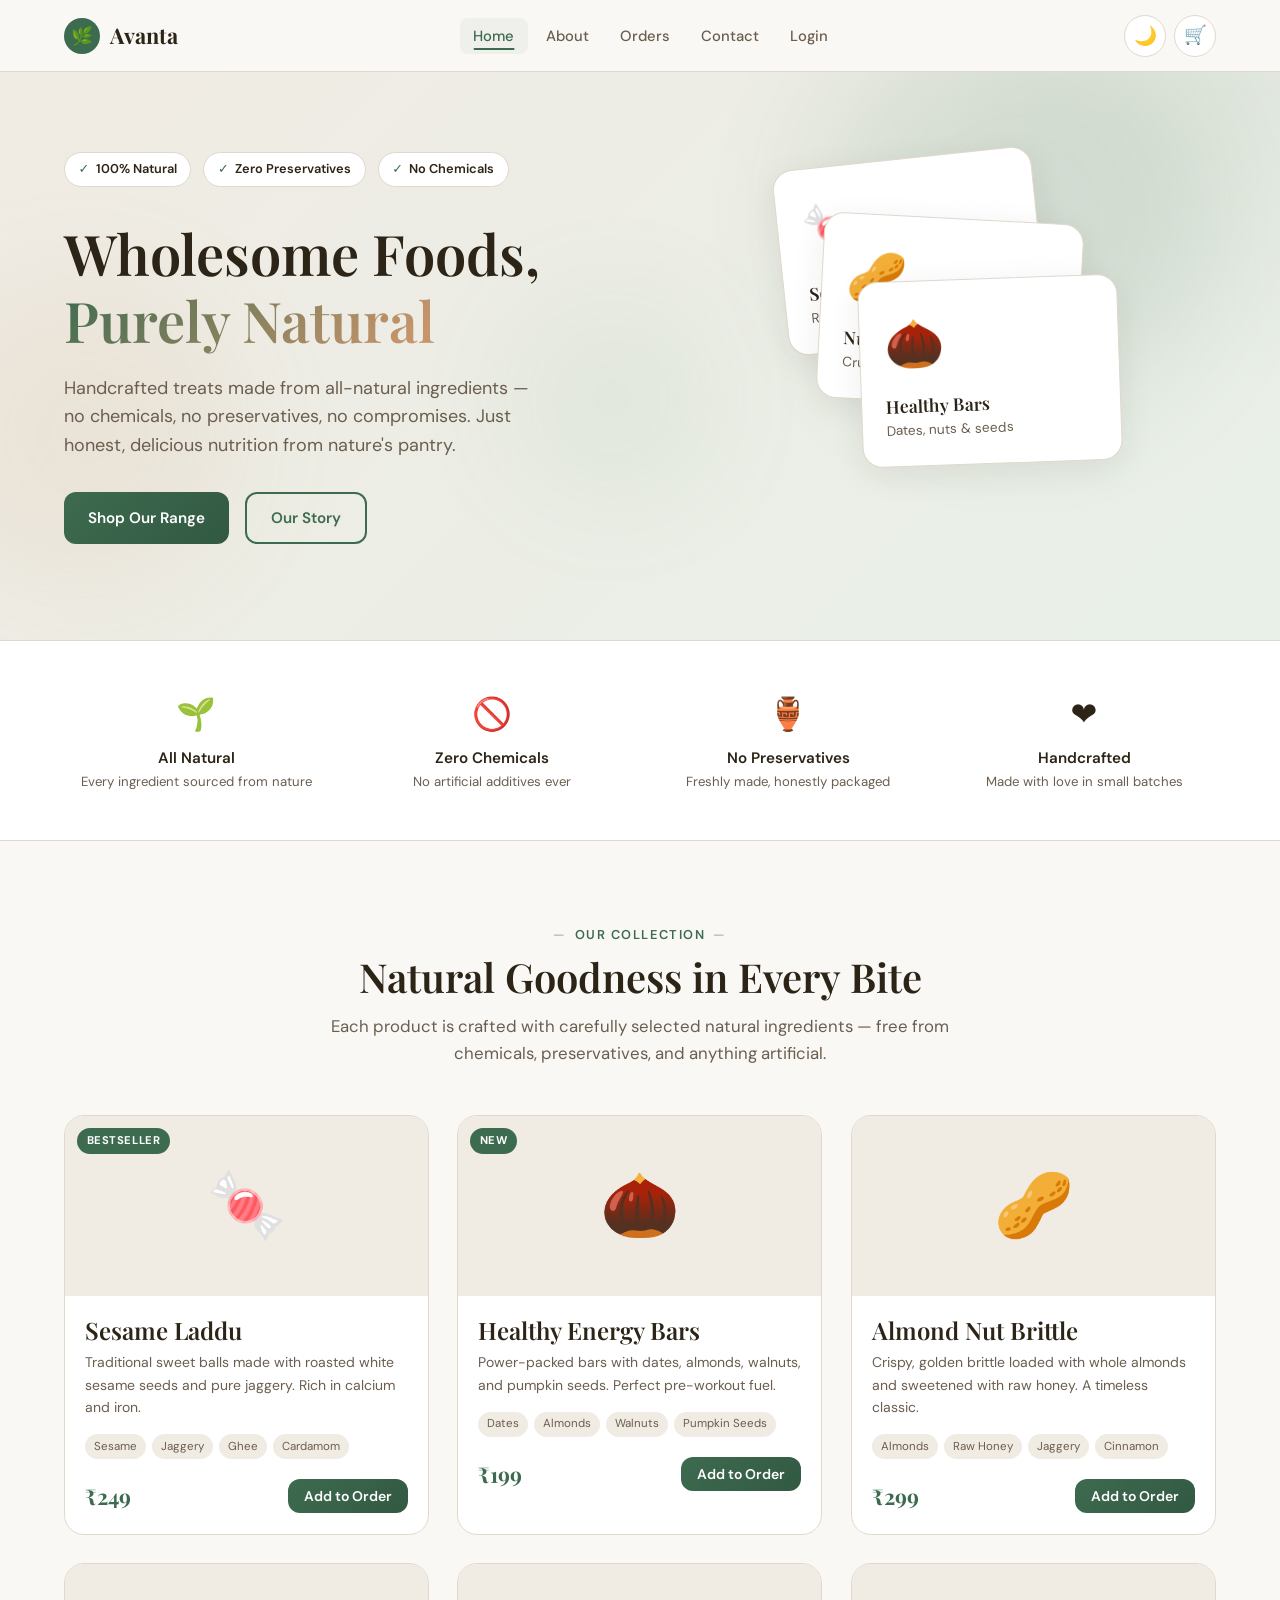
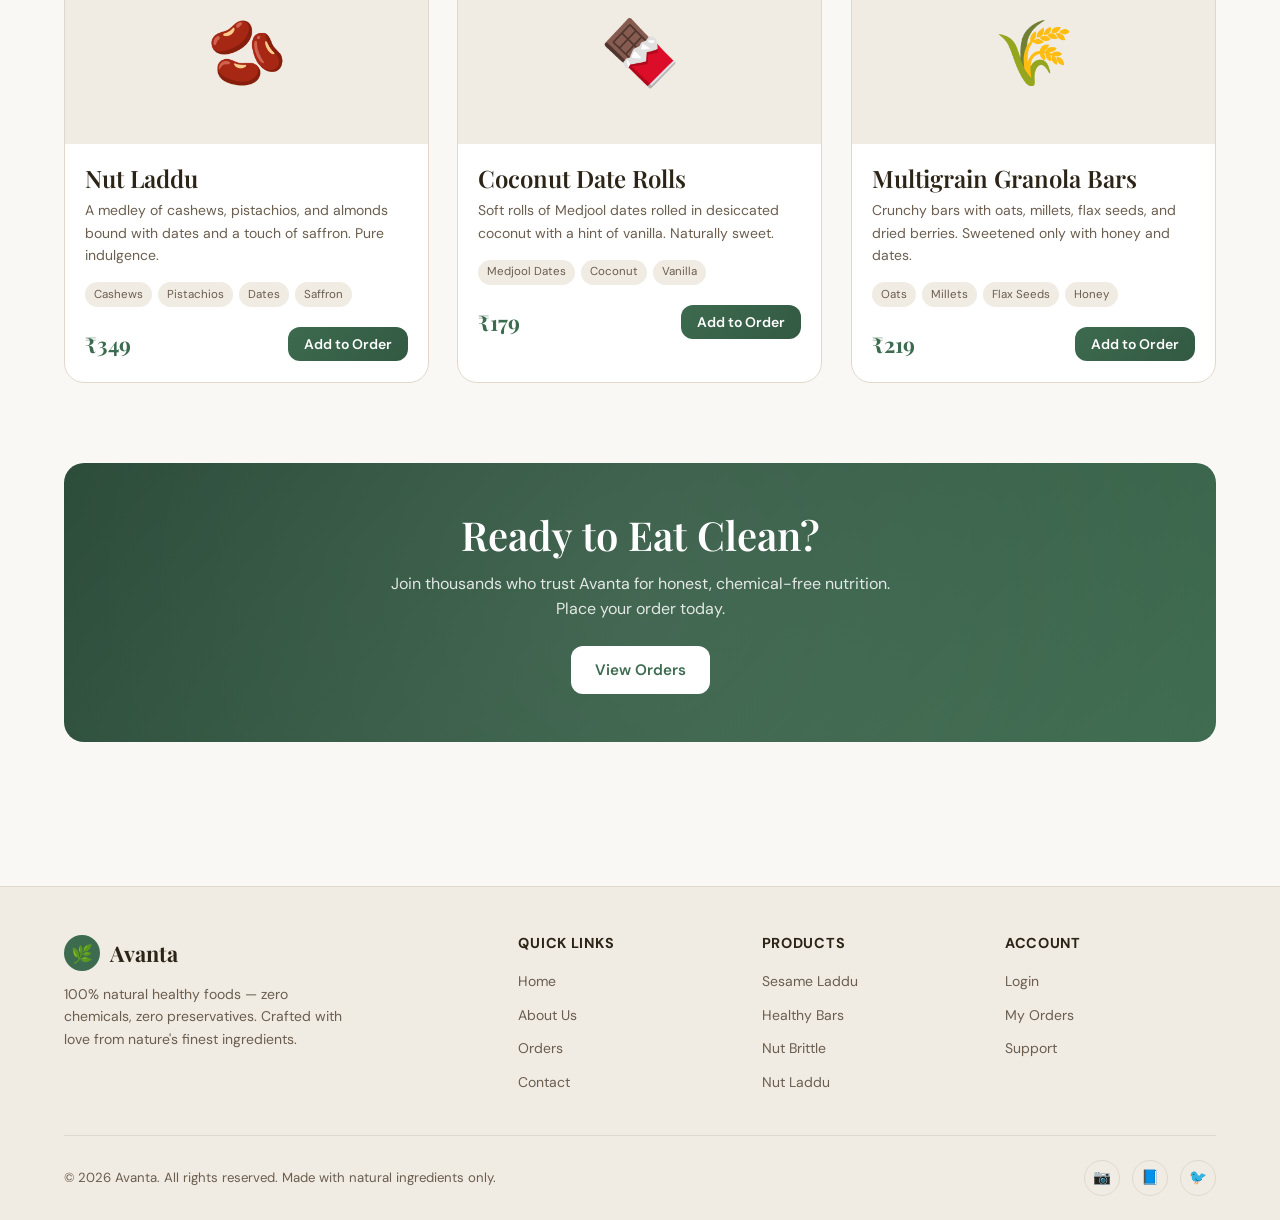
<file: index.html>
<!DOCTYPE html>
<html lang="en">
<head>
  <meta charset="UTF-8">
  <meta name="viewport" content="width=device-width, initial-scale=1.0">
  <meta name="description" content="Avanta – 100% natural healthy foods with zero chemicals, preservatives, or artificial ingredients. Sesame laddu, nut brittle, healthy bars & more.">
  <title>Avanta – Natural Healthy Foods</title>
  <link rel="preconnect" href="https://fonts.googleapis.com">
  <link rel="preconnect" href="https://fonts.gstatic.com" crossorigin>
  <link href="https://fonts.googleapis.com/css2?family=DM+Sans:ital,opsz,wght@0,9..40,400;0,9..40,500;0,9..40,600;0,9..40,700;1,9..40,400&family=Playfair+Display:wght@600;700&display=swap" rel="stylesheet">
  <link rel="stylesheet" href="css/style.css">
  <link rel="stylesheet" href="css/effects.css">
  <script src="js/theme.js"></script>
</head>
<body>

  <!-- Fixed Navbar -->
  <nav class="navbar" role="navigation" aria-label="Main navigation">
    <div class="navbar-inner">
      <a href="index.html" class="navbar-brand">
        <span class="brand-icon">🌿</span>
        Avanta
      </a>
      <ul class="navbar-nav">
        <li><a href="index.html" class="nav-link">Home</a></li>
        <li><a href="about.html" class="nav-link">About</a></li>
        <li><a href="orders.html" class="nav-link">Orders</a></li>
        <li><a href="contact.html" class="nav-link">Contact</a></li>
        <li><a href="login.html" class="nav-link">Login</a></li>
      </ul>
      <div class="navbar-actions">
        <button class="theme-toggle" aria-label="Toggle theme">🌙</button>
        <a href="cart.html" class="cart-btn" id="cart-nav-btn" aria-label="View cart">
          🛒
          <span class="cart-badge" id="cart-badge">0</span>
        </a>
        <button class="mobile-menu-btn" aria-label="Open menu" aria-expanded="false">☰</button>
      </div>
    </div>
  </nav>

  <!-- Hero -->
  <section class="hero">
    <div class="hero-blob hero-blob-1"></div>
    <div class="hero-blob hero-blob-2"></div>
    <div class="hero-blob hero-blob-3"></div>
    <div class="container hero-grid">
      <div class="hero-content">
        <div class="hero-badges">
          <span class="badge"><span class="badge-icon">✓</span> 100% Natural</span>
          <span class="badge"><span class="badge-icon">✓</span> Zero Preservatives</span>
          <span class="badge"><span class="badge-icon">✓</span> No Chemicals</span>
        </div>
        <h1>Wholesome Foods, <span>Purely Natural</span></h1>
        <p>Handcrafted treats made from all-natural ingredients — no chemicals, no preservatives, no compromises. Just honest, delicious nutrition from nature's pantry.</p>
        <div class="hero-actions">
          <a href="#products" class="btn btn-primary">Shop Our Range</a>
          <a href="about.html" class="btn btn-outline">Our Story</a>
        </div>
      </div>
      <div class="hero-visual">
        <div class="hero-card-stack">
          <div class="hero-product-card">
            <div class="product-emoji">🍬</div>
            <h3>Sesame Laddu</h3>
            <p>Roasted sesame & jaggery</p>
          </div>
          <div class="hero-product-card">
            <div class="product-emoji">🥜</div>
            <h3>Nut Brittle</h3>
            <p>Crunchy almond & honey</p>
          </div>
          <div class="hero-product-card">
            <div class="product-emoji">🌰</div>
            <h3>Healthy Bars</h3>
            <p>Dates, nuts & seeds</p>
          </div>
        </div>
      </div>
    </div>
  </section>

  <!-- Features Strip -->
  <div class="features-strip">
    <div class="container features-grid">
      <div class="feature-item">
        <div class="feature-icon">🌱</div>
        <h4>All Natural</h4>
        <p>Every ingredient sourced from nature</p>
      </div>
      <div class="feature-item">
        <div class="feature-icon">🚫</div>
        <h4>Zero Chemicals</h4>
        <p>No artificial additives ever</p>
      </div>
      <div class="feature-item">
        <div class="feature-icon">🏺</div>
        <h4>No Preservatives</h4>
        <p>Freshly made, honestly packaged</p>
      </div>
      <div class="feature-item">
        <div class="feature-icon">❤️</div>
        <h4>Handcrafted</h4>
        <p>Made with love in small batches</p>
      </div>
    </div>
  </div>

  <!-- Products -->
  <section class="section" id="products">
    <div class="container">
      <div class="section-header">
        <span class="section-label">Our Collection</span>
        <h2>Natural Goodness in Every Bite</h2>
        <p>Each product is crafted with carefully selected natural ingredients — free from chemicals, preservatives, and anything artificial.</p>
      </div>
      <div class="products-grid">

        <article class="product-card">
          <div class="product-image">
            <span class="product-tag">Bestseller</span>
            🍬
          </div>
          <div class="product-body">
            <h3>Sesame Laddu</h3>
            <p>Traditional sweet balls made with roasted white sesame seeds and pure jaggery. Rich in calcium and iron.</p>
            <div class="product-ingredients">
              <span class="ingredient-tag">Sesame</span>
              <span class="ingredient-tag">Jaggery</span>
              <span class="ingredient-tag">Ghee</span>
              <span class="ingredient-tag">Cardamom</span>
            </div>
            <div class="product-footer">
              <span class="product-price">₹249</span>
              <button class="btn btn-primary btn-sm" data-add-cart="Sesame Laddu">Add to Order</button>
            </div>
          </div>
        </article>

        <article class="product-card">
          <div class="product-image">
            <span class="product-tag">New</span>
            🌰
          </div>
          <div class="product-body">
            <h3>Healthy Energy Bars</h3>
            <p>Power-packed bars with dates, almonds, walnuts, and pumpkin seeds. Perfect pre-workout fuel.</p>
            <div class="product-ingredients">
              <span class="ingredient-tag">Dates</span>
              <span class="ingredient-tag">Almonds</span>
              <span class="ingredient-tag">Walnuts</span>
              <span class="ingredient-tag">Pumpkin Seeds</span>
            </div>
            <div class="product-footer">
              <span class="product-price">₹199</span>
              <button class="btn btn-primary btn-sm" data-add-cart="Healthy Energy Bars">Add to Order</button>
            </div>
          </div>
        </article>

        <article class="product-card">
          <div class="product-image">🥜</div>
          <div class="product-body">
            <h3>Almond Nut Brittle</h3>
            <p>Crispy, golden brittle loaded with whole almonds and sweetened with raw honey. A timeless classic.</p>
            <div class="product-ingredients">
              <span class="ingredient-tag">Almonds</span>
              <span class="ingredient-tag">Raw Honey</span>
              <span class="ingredient-tag">Jaggery</span>
              <span class="ingredient-tag">Cinnamon</span>
            </div>
            <div class="product-footer">
              <span class="product-price">₹299</span>
              <button class="btn btn-primary btn-sm" data-add-cart="Almond Nut Brittle">Add to Order</button>
            </div>
          </div>
        </article>

        <article class="product-card">
          <div class="product-image">🫘</div>
          <div class="product-body">
            <h3>Nut Laddu</h3>
            <p>A medley of cashews, pistachios, and almonds bound with dates and a touch of saffron. Pure indulgence.</p>
            <div class="product-ingredients">
              <span class="ingredient-tag">Cashews</span>
              <span class="ingredient-tag">Pistachios</span>
              <span class="ingredient-tag">Dates</span>
              <span class="ingredient-tag">Saffron</span>
            </div>
            <div class="product-footer">
              <span class="product-price">₹349</span>
              <button class="btn btn-primary btn-sm" data-add-cart="Nut Laddu">Add to Order</button>
            </div>
          </div>
        </article>

        <article class="product-card">
          <div class="product-image">🍫</div>
          <div class="product-body">
            <h3>Coconut Date Rolls</h3>
            <p>Soft rolls of Medjool dates rolled in desiccated coconut with a hint of vanilla. Naturally sweet.</p>
            <div class="product-ingredients">
              <span class="ingredient-tag">Medjool Dates</span>
              <span class="ingredient-tag">Coconut</span>
              <span class="ingredient-tag">Vanilla</span>
            </div>
            <div class="product-footer">
              <span class="product-price">₹179</span>
              <button class="btn btn-primary btn-sm" data-add-cart="Coconut Date Rolls">Add to Order</button>
            </div>
          </div>
        </article>

        <article class="product-card">
          <div class="product-image">🌾</div>
          <div class="product-body">
            <h3>Multigrain Granola Bars</h3>
            <p>Crunchy bars with oats, millets, flax seeds, and dried berries. Sweetened only with honey and dates.</p>
            <div class="product-ingredients">
              <span class="ingredient-tag">Oats</span>
              <span class="ingredient-tag">Millets</span>
              <span class="ingredient-tag">Flax Seeds</span>
              <span class="ingredient-tag">Honey</span>
            </div>
            <div class="product-footer">
              <span class="product-price">₹219</span>
              <button class="btn btn-primary btn-sm" data-add-cart="Multigrain Granola Bars">Add to Order</button>
            </div>
          </div>
        </article>

      </div>
    </div>
  </section>

  <!-- CTA -->
  <section class="section" style="padding-top: 0;">
    <div class="cta-banner">
      <h2>Ready to Eat Clean?</h2>
      <p>Join thousands who trust Avanta for honest, chemical-free nutrition. Place your order today.</p>
      <a href="orders.html" class="btn">View Orders</a>
    </div>
  </section>

  <!-- Footer -->
  <footer class="footer">
    <div class="container">
      <div class="footer-grid">
        <div class="footer-brand">
          <a href="index.html" class="navbar-brand">
            <span class="brand-icon">🌿</span>
            Avanta
          </a>
          <p>100% natural healthy foods — zero chemicals, zero preservatives. Crafted with love from nature's finest ingredients.</p>
        </div>
        <div class="footer-col">
          <h4>Quick Links</h4>
          <ul>
            <li><a href="index.html">Home</a></li>
            <li><a href="about.html">About Us</a></li>
            <li><a href="orders.html">Orders</a></li>
            <li><a href="contact.html">Contact</a></li>
          </ul>
        </div>
        <div class="footer-col">
          <h4>Products</h4>
          <ul>
            <li><a href="#products">Sesame Laddu</a></li>
            <li><a href="#products">Healthy Bars</a></li>
            <li><a href="#products">Nut Brittle</a></li>
            <li><a href="#products">Nut Laddu</a></li>
          </ul>
        </div>
        <div class="footer-col">
          <h4>Account</h4>
          <ul>
            <li><a href="login.html">Login</a></li>
            <li><a href="orders.html">My Orders</a></li>
            <li><a href="contact.html">Support</a></li>
          </ul>
        </div>
      </div>
      <div class="footer-bottom">
        <p>&copy; 2026 Avanta. All rights reserved. Made with natural ingredients only.</p>
        <div class="footer-social">
          <a href="#" aria-label="Instagram">📷</a>
          <a href="#" aria-label="Facebook">📘</a>
          <a href="#" aria-label="Twitter">🐦</a>
        </div>
      </div>
    </div>
  </footer>

  <script src="js/main.js"></script>
  <script src="js/effects.js"></script>
</body>
</html>
</file>
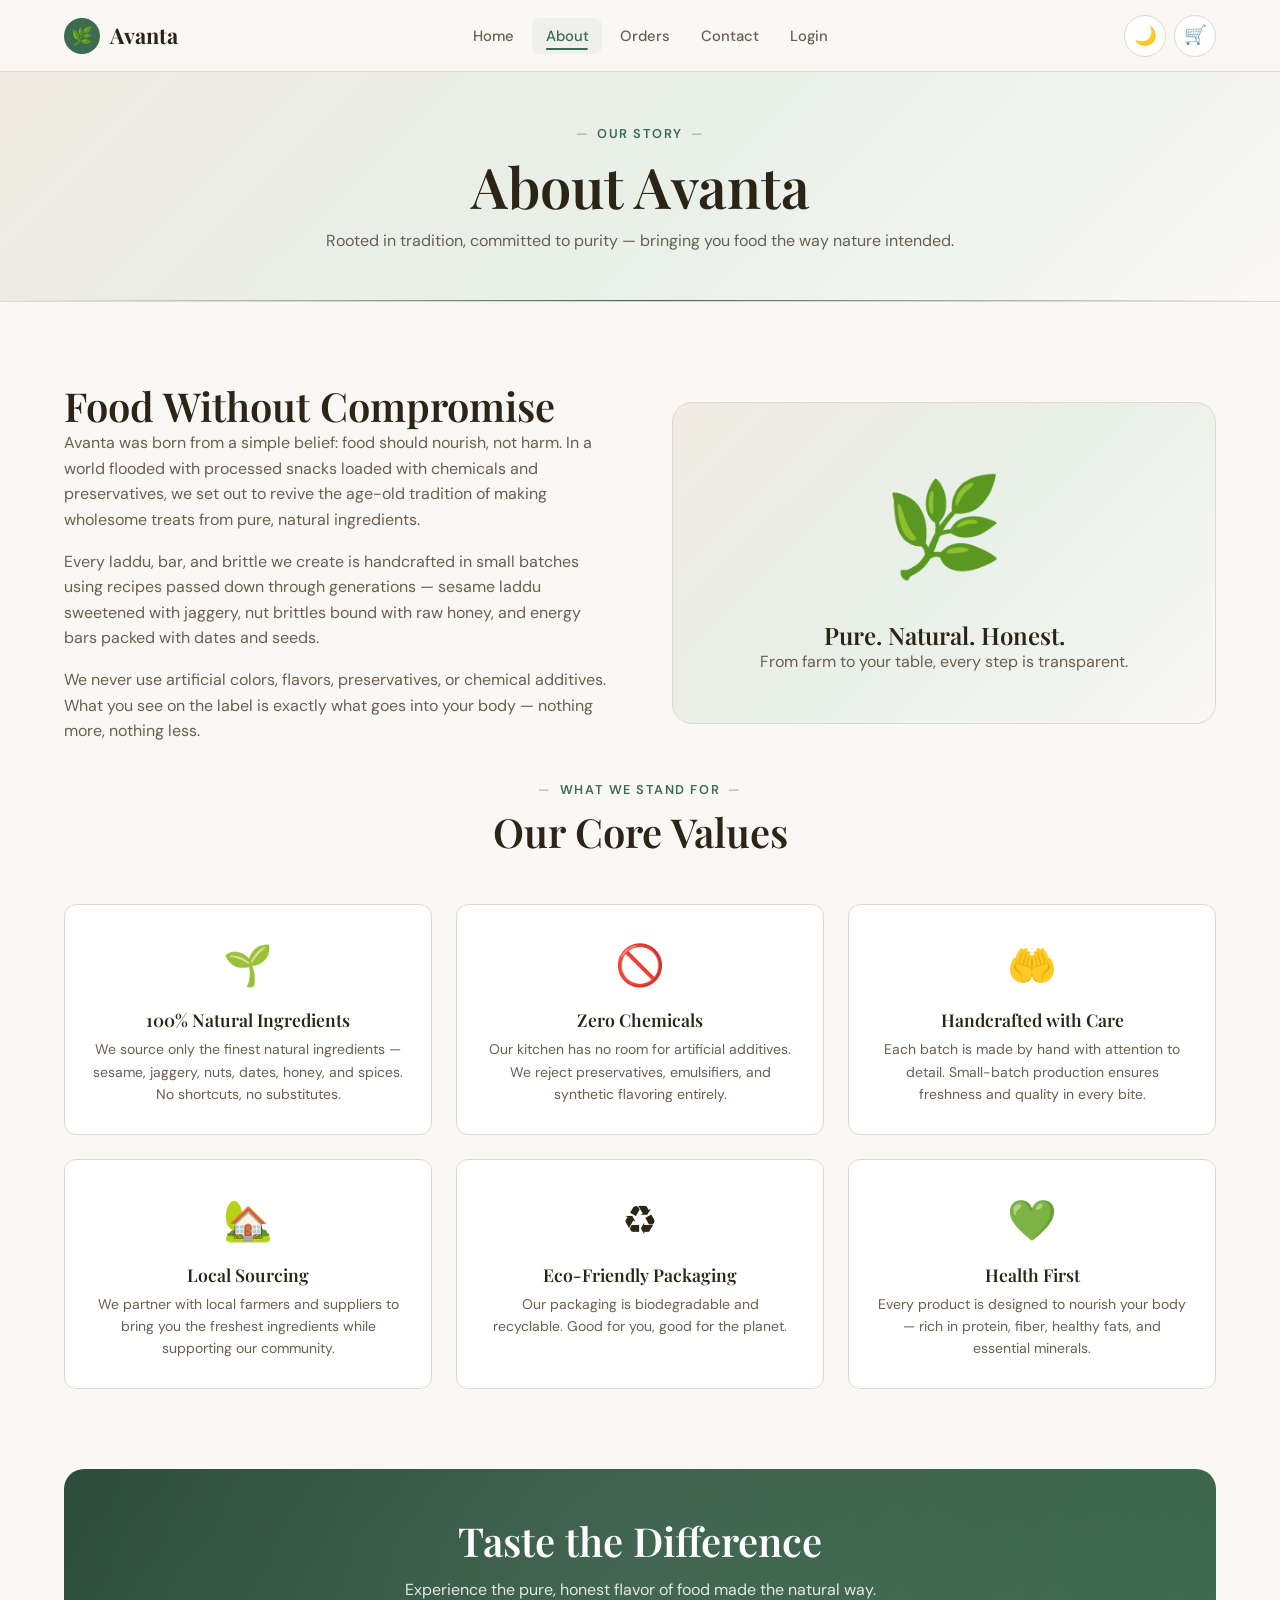
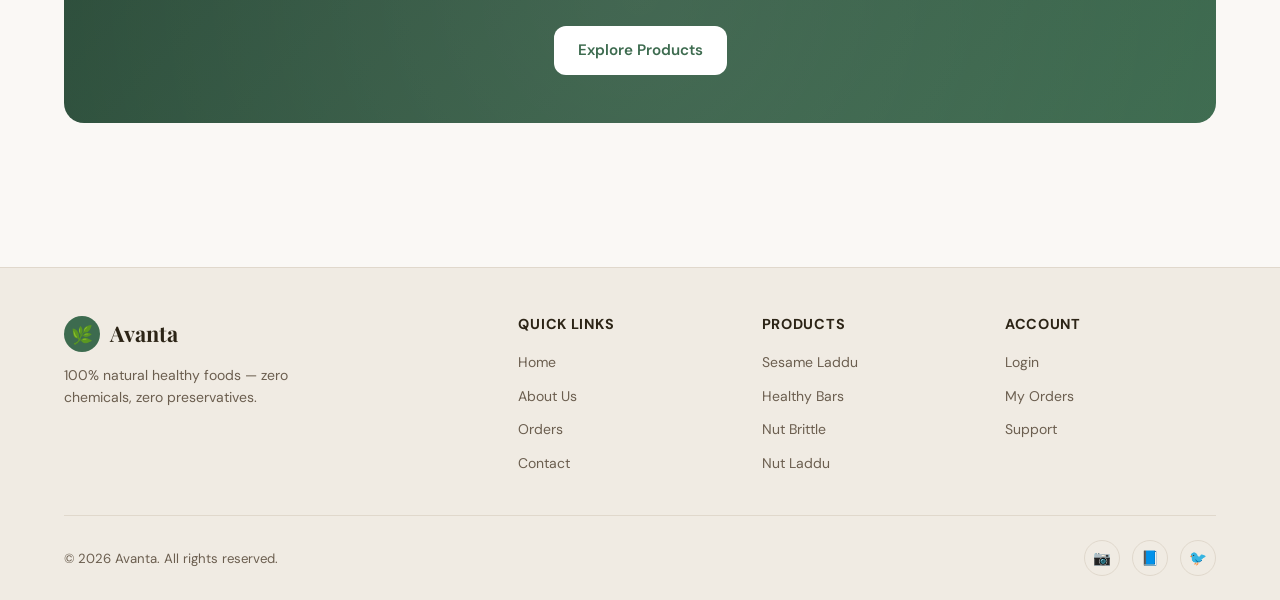
<file: about.html>
<!DOCTYPE html>
<html lang="en">
<head>
  <meta charset="UTF-8">
  <meta name="viewport" content="width=device-width, initial-scale=1.0">
  <meta name="description" content="Learn about Avanta – our mission to deliver 100% natural, chemical-free healthy foods.">
  <title>About Us – Avanta</title>
  <link rel="preconnect" href="https://fonts.googleapis.com">
  <link rel="preconnect" href="https://fonts.gstatic.com" crossorigin>
  <link href="https://fonts.googleapis.com/css2?family=DM+Sans:ital,opsz,wght@0,9..40,400;0,9..40,500;0,9..40,600;0,9..40,700;1,9..40,400&family=Playfair+Display:wght@600;700&display=swap" rel="stylesheet">
  <link rel="stylesheet" href="css/style.css">
  <link rel="stylesheet" href="css/effects.css">
  <script src="js/theme.js"></script>
</head>
<body>

  <nav class="navbar" role="navigation" aria-label="Main navigation">
    <div class="navbar-inner">
      <a href="index.html" class="navbar-brand">
        <span class="brand-icon">🌿</span>
        Avanta
      </a>
      <ul class="navbar-nav">
        <li><a href="index.html" class="nav-link">Home</a></li>
        <li><a href="about.html" class="nav-link">About</a></li>
        <li><a href="orders.html" class="nav-link">Orders</a></li>
        <li><a href="contact.html" class="nav-link">Contact</a></li>
        <li><a href="login.html" class="nav-link">Login</a></li>
      </ul>
      <div class="navbar-actions">
        <button class="theme-toggle" aria-label="Toggle theme">🌙</button>
        <a href="cart.html" class="cart-btn" id="cart-nav-btn" aria-label="View cart">
          🛒
          <span class="cart-badge" id="cart-badge">0</span>
        </a>
        <button class="mobile-menu-btn" aria-label="Open menu" aria-expanded="false">☰</button>
      </div>
    </div>
  </nav>

  <div class="page-header">
    <div class="container">
      <span class="section-label">Our Story</span>
      <h1>About Avanta</h1>
      <p>Rooted in tradition, committed to purity — bringing you food the way nature intended.</p>
    </div>
  </div>

  <section class="section">
    <div class="container about-grid">
      <div>
        <h2>Food Without Compromise</h2>
        <p style="margin-bottom: 1rem;">Avanta was born from a simple belief: food should nourish, not harm. In a world flooded with processed snacks loaded with chemicals and preservatives, we set out to revive the age-old tradition of making wholesome treats from pure, natural ingredients.</p>
        <p style="margin-bottom: 1rem;">Every laddu, bar, and brittle we create is handcrafted in small batches using recipes passed down through generations — sesame laddu sweetened with jaggery, nut brittles bound with raw honey, and energy bars packed with dates and seeds.</p>
        <p>We never use artificial colors, flavors, preservatives, or chemical additives. What you see on the label is exactly what goes into your body — nothing more, nothing less.</p>
      </div>
      <div class="about-image-block">
        <div class="about-big-icon">🌿</div>
        <h3>Pure. Natural. Honest.</h3>
        <p>From farm to your table, every step is transparent.</p>
      </div>
    </div>

    <div class="container">
      <div class="section-header" style="margin-top: 2rem;">
        <span class="section-label">What We Stand For</span>
        <h2>Our Core Values</h2>
      </div>
      <div class="values-grid">
        <div class="value-card">
          <div class="value-icon">🌱</div>
          <h3>100% Natural Ingredients</h3>
          <p>We source only the finest natural ingredients — sesame, jaggery, nuts, dates, honey, and spices. No shortcuts, no substitutes.</p>
        </div>
        <div class="value-card">
          <div class="value-icon">🚫</div>
          <h3>Zero Chemicals</h3>
          <p>Our kitchen has no room for artificial additives. We reject preservatives, emulsifiers, and synthetic flavoring entirely.</p>
        </div>
        <div class="value-card">
          <div class="value-icon">🤲</div>
          <h3>Handcrafted with Care</h3>
          <p>Each batch is made by hand with attention to detail. Small-batch production ensures freshness and quality in every bite.</p>
        </div>
        <div class="value-card">
          <div class="value-icon">🏡</div>
          <h3>Local Sourcing</h3>
          <p>We partner with local farmers and suppliers to bring you the freshest ingredients while supporting our community.</p>
        </div>
        <div class="value-card">
          <div class="value-icon">♻️</div>
          <h3>Eco-Friendly Packaging</h3>
          <p>Our packaging is biodegradable and recyclable. Good for you, good for the planet.</p>
        </div>
        <div class="value-card">
          <div class="value-icon">💚</div>
          <h3>Health First</h3>
          <p>Every product is designed to nourish your body — rich in protein, fiber, healthy fats, and essential minerals.</p>
        </div>
      </div>
    </div>
  </section>

  <section class="section" style="padding-top: 0;">
    <div class="cta-banner">
      <h2>Taste the Difference</h2>
      <p>Experience the pure, honest flavor of food made the natural way.</p>
      <a href="index.html#products" class="btn">Explore Products</a>
    </div>
  </section>

  <footer class="footer">
    <div class="container">
      <div class="footer-grid">
        <div class="footer-brand">
          <a href="index.html" class="navbar-brand">
            <span class="brand-icon">🌿</span>
            Avanta
          </a>
          <p>100% natural healthy foods — zero chemicals, zero preservatives.</p>
        </div>
        <div class="footer-col">
          <h4>Quick Links</h4>
          <ul>
            <li><a href="index.html">Home</a></li>
            <li><a href="about.html">About Us</a></li>
            <li><a href="orders.html">Orders</a></li>
            <li><a href="contact.html">Contact</a></li>
          </ul>
        </div>
        <div class="footer-col">
          <h4>Products</h4>
          <ul>
            <li><a href="index.html#products">Sesame Laddu</a></li>
            <li><a href="index.html#products">Healthy Bars</a></li>
            <li><a href="index.html#products">Nut Brittle</a></li>
            <li><a href="index.html#products">Nut Laddu</a></li>
          </ul>
        </div>
        <div class="footer-col">
          <h4>Account</h4>
          <ul>
            <li><a href="login.html">Login</a></li>
            <li><a href="orders.html">My Orders</a></li>
            <li><a href="contact.html">Support</a></li>
          </ul>
        </div>
      </div>
      <div class="footer-bottom">
        <p>&copy; 2026 Avanta. All rights reserved.</p>
        <div class="footer-social">
          <a href="#" aria-label="Instagram">📷</a>
          <a href="#" aria-label="Facebook">📘</a>
          <a href="#" aria-label="Twitter">🐦</a>
        </div>
      </div>
    </div>
  </footer>

  <script src="js/main.js"></script>
  <script src="js/effects.js"></script>
</body>
</html>
</file>
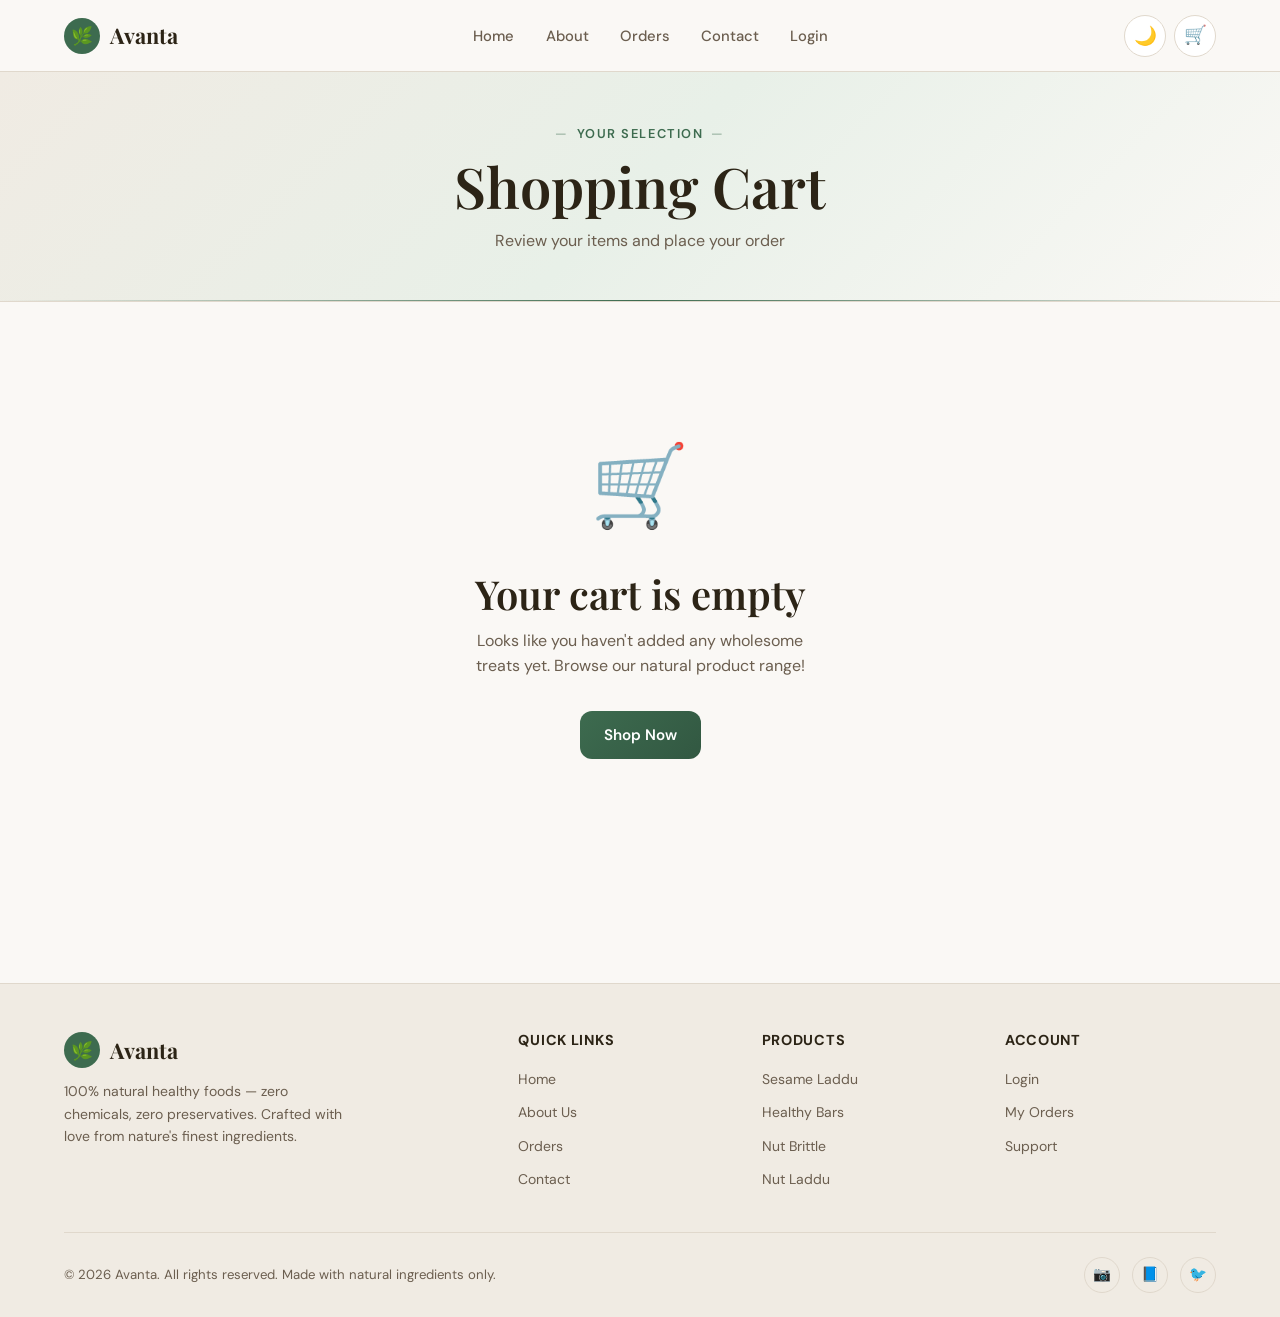
<file: cart.html>
<!DOCTYPE html>
<html lang="en">
<head>
  <meta charset="UTF-8">
  <meta name="viewport" content="width=device-width, initial-scale=1.0">
  <meta name="description" content="Your Avanta shopping cart – review your natural healthy foods before placing an order.">
  <title>Cart – Avanta</title>
  <link rel="preconnect" href="https://fonts.googleapis.com">
  <link rel="preconnect" href="https://fonts.gstatic.com" crossorigin>
  <link href="https://fonts.googleapis.com/css2?family=DM+Sans:ital,opsz,wght@0,9..40,400;0,9..40,500;0,9..40,600;0,9..40,700;1,9..40,400&family=Playfair+Display:wght@600;700&display=swap" rel="stylesheet">
  <link rel="stylesheet" href="css/style.css">
  <link rel="stylesheet" href="css/effects.css">
  <script src="js/theme.js"></script>
  <style>
    /* ===== Cart Page Styles ===== */
    .cart-layout {
      display: grid;
      grid-template-columns: 1fr 360px;
      gap: 2rem;
      align-items: start;
    }

    .cart-items-section {
      display: flex;
      flex-direction: column;
      gap: 1rem;
    }

    .cart-item-card {
      background: var(--color-surface);
      border: 1px solid var(--color-border);
      border-radius: var(--radius);
      padding: 1.25rem 1.5rem;
      display: flex;
      align-items: center;
      gap: 1.25rem;
      transition: all var(--transition);
      animation: slideIn 0.3s ease forwards;
    }

    @keyframes slideIn {
      from { opacity: 0; transform: translateY(8px); }
      to   { opacity: 1; transform: translateY(0); }
    }

    .cart-item-card:hover {
      border-color: var(--color-primary);
      box-shadow: 0 4px 20px var(--color-shadow);
    }

    .cart-item-emoji {
      font-size: 2.5rem;
      width: 60px;
      height: 60px;
      background: var(--color-bg-alt);
      border-radius: var(--radius);
      display: flex;
      align-items: center;
      justify-content: center;
      flex-shrink: 0;
    }

    .cart-item-info {
      flex: 1;
      min-width: 0;
    }

    .cart-item-info h3 {
      font-size: 1rem;
      margin-bottom: 0.2rem;
      white-space: nowrap;
      overflow: hidden;
      text-overflow: ellipsis;
    }

    .cart-item-info p {
      font-size: 0.825rem;
    }

    .cart-item-controls {
      display: flex;
      align-items: center;
      gap: 0.5rem;
      flex-shrink: 0;
    }

    .qty-btn {
      width: 30px;
      height: 30px;
      border: 1px solid var(--color-border);
      border-radius: 6px;
      background: var(--color-bg-alt);
      color: var(--color-text);
      font-size: 1rem;
      cursor: pointer;
      display: flex;
      align-items: center;
      justify-content: center;
      transition: all var(--transition);
      line-height: 1;
    }

    .qty-btn:hover {
      border-color: var(--color-primary);
      background: var(--card-hover);
      color: var(--color-primary);
    }

    .qty-value {
      min-width: 28px;
      text-align: center;
      font-weight: 700;
      font-size: 0.95rem;
    }

    .cart-item-price {
      font-family: var(--font-display);
      font-size: 1.15rem;
      font-weight: 700;
      color: var(--color-primary);
      min-width: 70px;
      text-align: right;
      flex-shrink: 0;
    }

    .remove-btn {
      width: 30px;
      height: 30px;
      border: 1px solid transparent;
      border-radius: 6px;
      background: transparent;
      color: var(--color-text-muted);
      font-size: 0.9rem;
      cursor: pointer;
      display: flex;
      align-items: center;
      justify-content: center;
      transition: all var(--transition);
      flex-shrink: 0;
    }

    .remove-btn:hover {
      border-color: var(--color-error);
      background: rgba(196, 92, 74, 0.08);
      color: var(--color-error);
    }

    /* Summary Card */
    .cart-summary-card {
      background: var(--color-surface);
      border: 1px solid var(--color-border);
      border-radius: var(--radius-lg);
      padding: 1.75rem;
      position: sticky;
      top: calc(var(--navbar-height) + 1.5rem);
    }

    .cart-summary-card h2 {
      font-size: 1.3rem;
      margin-bottom: 1.25rem;
      padding-bottom: 1rem;
      border-bottom: 1px solid var(--color-border);
    }

    .summary-row {
      display: flex;
      justify-content: space-between;
      align-items: center;
      padding: 0.45rem 0;
      font-size: 0.9rem;
    }

    .summary-row span:first-child {
      color: var(--color-text-muted);
    }

    .summary-divider {
      border: none;
      border-top: 1px solid var(--color-border);
      margin: 0.75rem 0;
    }

    .summary-total {
      display: flex;
      justify-content: space-between;
      align-items: center;
      padding: 0.5rem 0;
      font-weight: 700;
      font-size: 1.1rem;
    }

    .summary-total-amount {
      font-family: var(--font-display);
      font-size: 1.4rem;
      color: var(--color-primary);
    }

    .promo-row {
      display: flex;
      gap: 0.5rem;
      margin: 1rem 0;
    }

    .promo-row input {
      flex: 1;
      padding: 0.6rem 0.875rem;
      border: 1px solid var(--color-border);
      border-radius: 8px;
      background: var(--input-bg);
      color: var(--color-text);
      font-family: var(--font-body);
      font-size: 0.875rem;
      transition: border-color var(--transition);
    }

    .promo-row input:focus {
      outline: none;
      border-color: var(--color-primary);
    }

    .promo-row button {
      padding: 0.6rem 1rem;
      border: 1px solid var(--color-primary);
      border-radius: 8px;
      background: transparent;
      color: var(--color-primary);
      font-family: var(--font-body);
      font-size: 0.875rem;
      font-weight: 600;
      cursor: pointer;
      transition: all var(--transition);
      white-space: nowrap;
    }

    .promo-row button:hover {
      background: var(--color-primary);
      color: #fff;
    }

    .checkout-btn {
      width: 100%;
      margin-top: 1rem;
    }

    .cart-guarantees {
      display: flex;
      flex-direction: column;
      gap: 0.5rem;
      margin-top: 1.25rem;
      padding-top: 1.25rem;
      border-top: 1px solid var(--color-border);
    }

    .guarantee-item {
      display: flex;
      align-items: center;
      gap: 0.5rem;
      font-size: 0.8rem;
      color: var(--color-text-muted);
    }

    .guarantee-item span:first-child {
      font-size: 1rem;
    }

    /* Empty Cart */
    .cart-empty {
      grid-column: 1 / -1;
      text-align: center;
      padding: 5rem 2rem;
    }

    .cart-empty-icon {
      font-size: 5rem;
      margin-bottom: 1.25rem;
      display: block;
      animation: float 3s ease-in-out infinite;
    }

    @keyframes float {
      0%, 100% { transform: translateY(0); }
      50%       { transform: translateY(-10px); }
    }

    .cart-empty h2 {
      margin-bottom: 0.6rem;
    }

    .cart-empty p {
      margin-bottom: 2rem;
      max-width: 360px;
      margin-left: auto;
      margin-right: auto;
    }

    /* Responsive */
    @media (max-width: 900px) {
      .cart-layout {
        grid-template-columns: 1fr;
      }
      .cart-summary-card {
        position: static;
      }
    }

    @media (max-width: 480px) {
      .cart-item-card {
        flex-wrap: wrap;
      }
      .cart-item-price {
        text-align: left;
      }
    }
  </style>
</head>
<body>

  <!-- Fixed Navbar -->
  <nav class="navbar" role="navigation" aria-label="Main navigation">
    <div class="navbar-inner">
      <a href="index.html" class="navbar-brand">
        <span class="brand-icon">🌿</span>
        Avanta
      </a>
      <ul class="navbar-nav">
        <li><a href="index.html" class="nav-link">Home</a></li>
        <li><a href="about.html" class="nav-link">About</a></li>
        <li><a href="orders.html" class="nav-link">Orders</a></li>
        <li><a href="contact.html" class="nav-link">Contact</a></li>
        <li><a href="login.html" class="nav-link">Login</a></li>
      </ul>
      <div class="navbar-actions">
        <button class="theme-toggle" aria-label="Toggle theme">🌙</button>
        <a href="cart.html" class="cart-btn" id="cart-nav-btn" aria-label="View cart">
          🛒
          <span class="cart-badge" id="cart-badge">0</span>
        </a>
        <button class="mobile-menu-btn" aria-label="Open menu" aria-expanded="false">☰</button>
      </div>
    </div>
  </nav>

  <!-- Page Header -->
  <div class="page-header">
    <div class="container">
      <span class="section-label">Your Selection</span>
      <h1>Shopping Cart</h1>
      <p>Review your items and place your order</p>
    </div>
  </div>

  <!-- Cart Content -->
  <section class="section" style="padding-top: 2.5rem;">
    <div class="container">
      <div class="cart-layout" id="cart-layout">
        <!-- Populated by JS -->
      </div>
    </div>
  </section>

  <!-- Footer -->
  <footer class="footer">
    <div class="container">
      <div class="footer-grid">
        <div class="footer-brand">
          <a href="index.html" class="navbar-brand">
            <span class="brand-icon">🌿</span>
            Avanta
          </a>
          <p>100% natural healthy foods — zero chemicals, zero preservatives. Crafted with love from nature's finest ingredients.</p>
        </div>
        <div class="footer-col">
          <h4>Quick Links</h4>
          <ul>
            <li><a href="index.html">Home</a></li>
            <li><a href="about.html">About Us</a></li>
            <li><a href="orders.html">Orders</a></li>
            <li><a href="contact.html">Contact</a></li>
          </ul>
        </div>
        <div class="footer-col">
          <h4>Products</h4>
          <ul>
            <li><a href="index.html#products">Sesame Laddu</a></li>
            <li><a href="index.html#products">Healthy Bars</a></li>
            <li><a href="index.html#products">Nut Brittle</a></li>
            <li><a href="index.html#products">Nut Laddu</a></li>
          </ul>
        </div>
        <div class="footer-col">
          <h4>Account</h4>
          <ul>
            <li><a href="login.html">Login</a></li>
            <li><a href="orders.html">My Orders</a></li>
            <li><a href="contact.html">Support</a></li>
          </ul>
        </div>
      </div>
      <div class="footer-bottom">
        <p>&copy; 2026 Avanta. All rights reserved. Made with natural ingredients only.</p>
        <div class="footer-social">
          <a href="#" aria-label="Instagram">📷</a>
          <a href="#" aria-label="Facebook">📘</a>
          <a href="#" aria-label="Twitter">🐦</a>
        </div>
      </div>
    </div>
  </footer>

  <script src="js/main.js"></script>
  <script src="js/effects.js"></script>
  <script>
    /* ===== Product emoji map ===== */
    var PRODUCT_EMOJIS = {
      'Sesame Laddu':          '🍬',
      'Healthy Energy Bars':   '🌰',
      'Almond Nut Brittle':    '🥜',
      'Nut Laddu':             '🫘',
      'Coconut Date Rolls':    '🍫',
      'Multigrain Granola Bars':'🌾'
    };

    function getEmoji(name) {
      return PRODUCT_EMOJIS[name] || '🌿';
    }

    /* ===== Render Cart ===== */
    function renderCart() {
      var layout = document.getElementById('cart-layout');
      var cart = window.avantaCart.getCart();

      if (cart.length === 0) {
        layout.innerHTML =
          '<div class="cart-empty">' +
            '<span class="cart-empty-icon">🛒</span>' +
            '<h2>Your cart is empty</h2>' +
            '<p>Looks like you haven\'t added any wholesome treats yet. Browse our natural product range!</p>' +
            '<a href="index.html#products" class="btn btn-primary">Shop Now</a>' +
          '</div>';
        return;
      }

      var subtotal = cart.reduce(function (s, i) { return s + i.price * i.qty; }, 0);
      var shipping = subtotal > 500 ? 0 : 49;
      var total = subtotal + shipping;

      var itemsHTML = cart.map(function (item, idx) {
        var lineTotal = item.price * item.qty;
        return (
          '<div class="cart-item-card" data-index="' + idx + '">' +
            '<div class="cart-item-emoji">' + getEmoji(item.name) + '</div>' +
            '<div class="cart-item-info">' +
              '<h3>' + item.name + '</h3>' +
              '<p>₹' + item.price + ' per unit</p>' +
            '</div>' +
            '<div class="cart-item-controls">' +
              '<button class="qty-btn" onclick="changeQty(' + idx + ', -1)" aria-label="Decrease quantity">−</button>' +
              '<span class="qty-value">' + item.qty + '</span>' +
              '<button class="qty-btn" onclick="changeQty(' + idx + ', 1)" aria-label="Increase quantity">+</button>' +
            '</div>' +
            '<div class="cart-item-price">₹' + lineTotal + '</div>' +
            '<button class="remove-btn" onclick="removeItem(' + idx + ')" aria-label="Remove item">✕</button>' +
          '</div>'
        );
      }).join('');

      var summaryHTML =
        '<div class="cart-summary-card">' +
          '<h2>Order Summary</h2>' +
          '<div class="summary-row"><span>Subtotal (' + cart.length + ' item' + (cart.length !== 1 ? 's' : '') + ')</span><span>₹' + subtotal + '</span></div>' +
          '<div class="summary-row"><span>Shipping</span><span>' + (shipping === 0 ? '<span style="color:var(--color-success);font-weight:600;">FREE</span>' : '₹' + shipping) + '</span></div>' +
          (subtotal < 500 && subtotal > 0 ? '<div class="summary-row" style="font-size:0.78rem;"><span style="color:var(--color-accent);">Add ₹' + (500 - subtotal) + ' more for free shipping</span></div>' : '') +
          '<div class="promo-row">' +
            '<input type="text" id="promo-code" placeholder="Promo code">' +
            '<button onclick="applyPromo()">Apply</button>' +
          '</div>' +
          '<hr class="summary-divider">' +
          '<div class="summary-total"><span>Total</span><span class="summary-total-amount">₹' + total + '</span></div>' +
          '<a href="orders.html" class="btn btn-primary checkout-btn" id="checkout-btn">Place Order 🌿</a>' +
          '<div class="cart-guarantees">' +
            '<div class="guarantee-item"><span>🔒</span><span>Secure Checkout</span></div>' +
            '<div class="guarantee-item"><span>🌿</span><span>100% Natural Products</span></div>' +
            '<div class="guarantee-item"><span>↩️</span><span>Easy Returns</span></div>' +
          '</div>' +
        '</div>';

      layout.innerHTML =
        '<div class="cart-items-section">' + itemsHTML + '</div>' +
        summaryHTML;
    }

    function changeQty(idx, delta) {
      var cart = window.avantaCart.getCart();
      if (!cart[idx]) return;
      cart[idx].qty = Math.max(1, cart[idx].qty + delta);
      window.avantaCart.saveCart(cart);
      window.avantaCart.updateCartBadge();
      renderCart();
    }

    function removeItem(idx) {
      var cart = window.avantaCart.getCart();
      cart.splice(idx, 1);
      window.avantaCart.saveCart(cart);
      window.avantaCart.updateCartBadge();
      renderCart();
    }

    function applyPromo() {
      var code = document.getElementById('promo-code');
      if (code && code.value.trim().toUpperCase() === 'AVANTA10') {
        alert('Promo code applied! 10% off at checkout.');
      } else {
        alert('Invalid promo code.');
      }
    }

    document.addEventListener('DOMContentLoaded', renderCart);
  </script>
</body>
</html>
</file>
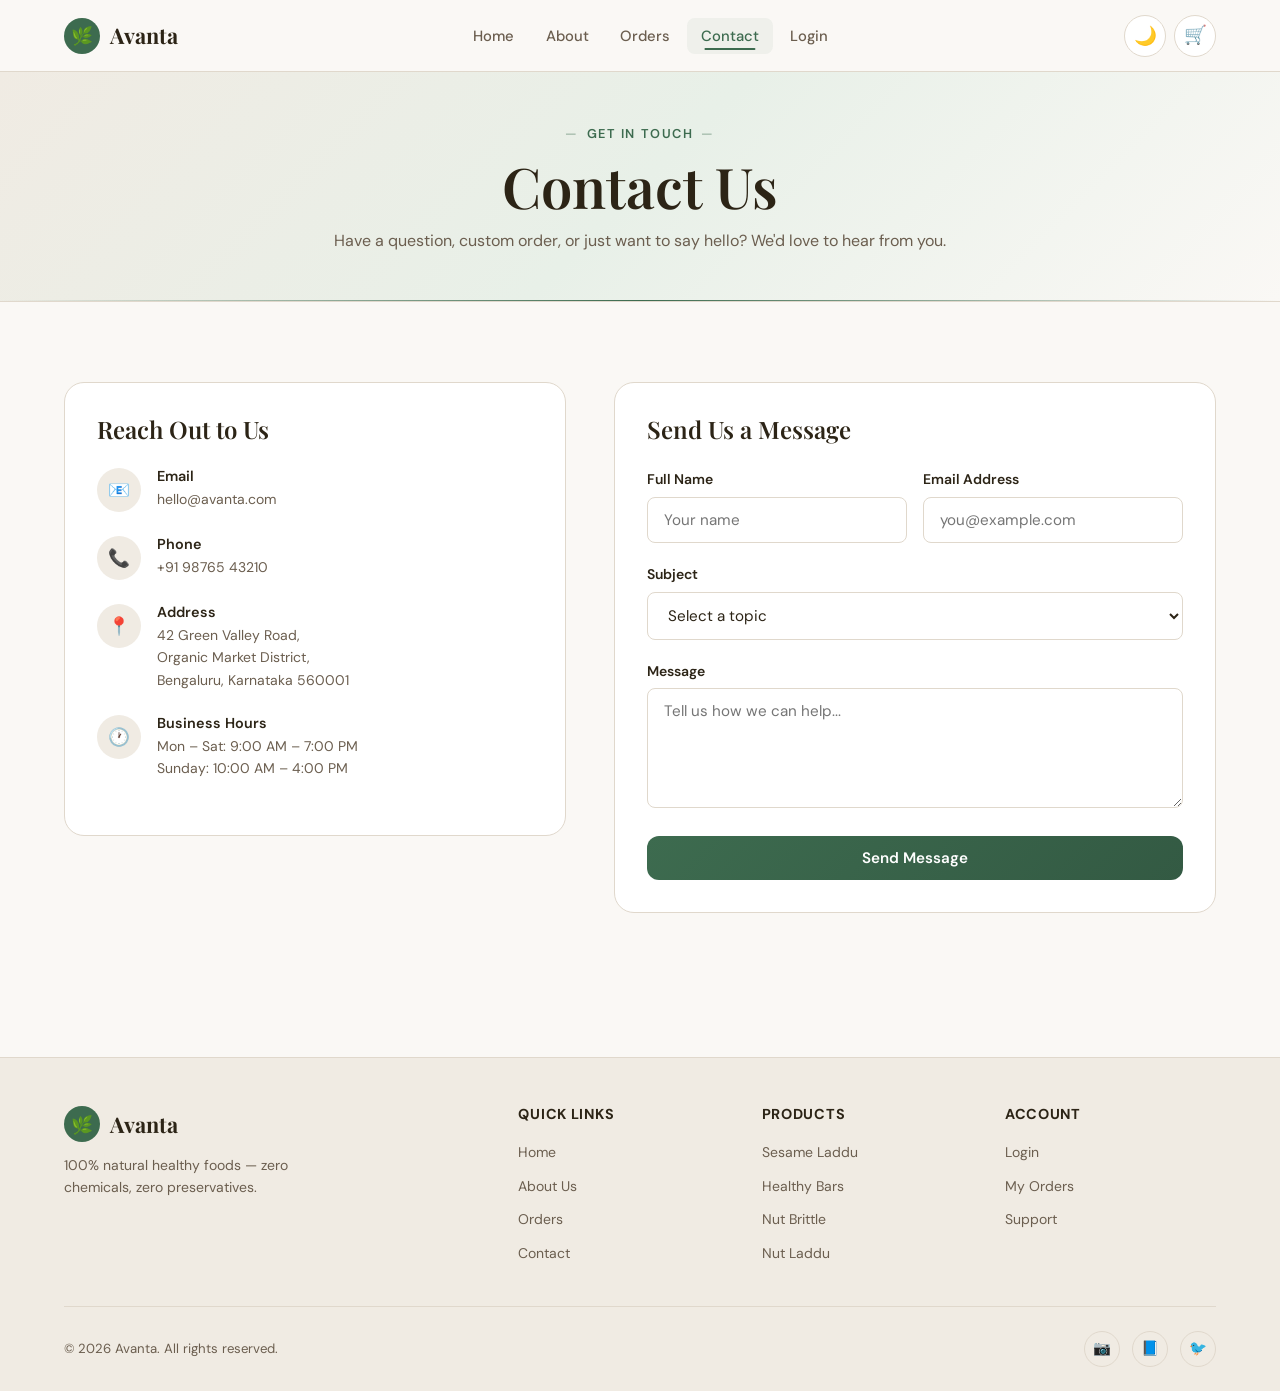
<file: contact.html>
<!DOCTYPE html>
<html lang="en">
<head>
  <meta charset="UTF-8">
  <meta name="viewport" content="width=device-width, initial-scale=1.0">
  <meta name="description" content="Contact Avanta – get in touch for orders, inquiries, or support.">
  <title>Contact – Avanta</title>
  <link rel="preconnect" href="https://fonts.googleapis.com">
  <link rel="preconnect" href="https://fonts.gstatic.com" crossorigin>
  <link href="https://fonts.googleapis.com/css2?family=DM+Sans:ital,opsz,wght@0,9..40,400;0,9..40,500;0,9..40,600;0,9..40,700;1,9..40,400&family=Playfair+Display:wght@600;700&display=swap" rel="stylesheet">
  <link rel="stylesheet" href="css/style.css">
  <link rel="stylesheet" href="css/effects.css">
  <script src="js/theme.js"></script>
</head>
<body>

  <nav class="navbar" role="navigation" aria-label="Main navigation">
    <div class="navbar-inner">
      <a href="index.html" class="navbar-brand">
        <span class="brand-icon">🌿</span>
        Avanta
      </a>
      <ul class="navbar-nav">
        <li><a href="index.html" class="nav-link">Home</a></li>
        <li><a href="about.html" class="nav-link">About</a></li>
        <li><a href="orders.html" class="nav-link">Orders</a></li>
        <li><a href="contact.html" class="nav-link">Contact</a></li>
        <li><a href="login.html" class="nav-link">Login</a></li>
      </ul>
      <div class="navbar-actions">
        <button class="theme-toggle" aria-label="Toggle theme">🌙</button>
        <a href="cart.html" class="cart-btn" id="cart-nav-btn" aria-label="View cart">
          🛒
          <span class="cart-badge" id="cart-badge">0</span>
        </a>
        <button class="mobile-menu-btn" aria-label="Open menu" aria-expanded="false">☰</button>
      </div>
    </div>
  </nav>

  <div class="page-header">
    <div class="container">
      <span class="section-label">Get in Touch</span>
      <h1>Contact Us</h1>
      <p>Have a question, custom order, or just want to say hello? We'd love to hear from you.</p>
    </div>
  </div>

  <section class="section">
    <div class="container contact-grid">
      <div>
        <div class="contact-info-card">
          <h3 style="margin-bottom: 1.5rem;">Reach Out to Us</h3>
          <div class="contact-item">
            <div class="contact-item-icon">📧</div>
            <div>
              <h4>Email</h4>
              <p>hello@avanta.com</p>
            </div>
          </div>
          <div class="contact-item">
            <div class="contact-item-icon">📞</div>
            <div>
              <h4>Phone</h4>
              <p>+91 98765 43210</p>
            </div>
          </div>
          <div class="contact-item">
            <div class="contact-item-icon">📍</div>
            <div>
              <h4>Address</h4>
              <p>42 Green Valley Road,<br>Organic Market District,<br>Bengaluru, Karnataka 560001</p>
            </div>
          </div>
          <div class="contact-item">
            <div class="contact-item-icon">🕐</div>
            <div>
              <h4>Business Hours</h4>
              <p>Mon – Sat: 9:00 AM – 7:00 PM<br>Sunday: 10:00 AM – 4:00 PM</p>
            </div>
          </div>
        </div>
      </div>

      <div class="form-card">
        <h3 style="margin-bottom: 1.5rem;">Send Us a Message</h3>
        <form data-toast="We'll get back to you within 24 hours." data-toast-title="Message Sent!">
          <div class="form-row">
            <div class="form-group">
              <label for="name">Full Name</label>
              <input type="text" id="name" name="name" placeholder="Your name" required>
            </div>
            <div class="form-group">
              <label for="email">Email Address</label>
              <input type="email" id="email" name="email" placeholder="you@example.com" required>
            </div>
          </div>
          <div class="form-group">
            <label for="subject">Subject</label>
            <select id="subject" name="subject" required>
              <option value="">Select a topic</option>
              <option value="order">Order Inquiry</option>
              <option value="custom">Custom Order</option>
              <option value="wholesale">Wholesale / Bulk</option>
              <option value="feedback">Feedback</option>
              <option value="other">Other</option>
            </select>
          </div>
          <div class="form-group">
            <label for="message">Message</label>
            <textarea id="message" name="message" placeholder="Tell us how we can help..." required></textarea>
          </div>
          <button type="submit" class="btn btn-primary btn-block">Send Message</button>
        </form>
      </div>
    </div>
  </section>

  <footer class="footer">
    <div class="container">
      <div class="footer-grid">
        <div class="footer-brand">
          <a href="index.html" class="navbar-brand">
            <span class="brand-icon">🌿</span>
            Avanta
          </a>
          <p>100% natural healthy foods — zero chemicals, zero preservatives.</p>
        </div>
        <div class="footer-col">
          <h4>Quick Links</h4>
          <ul>
            <li><a href="index.html">Home</a></li>
            <li><a href="about.html">About Us</a></li>
            <li><a href="orders.html">Orders</a></li>
            <li><a href="contact.html">Contact</a></li>
          </ul>
        </div>
        <div class="footer-col">
          <h4>Products</h4>
          <ul>
            <li><a href="index.html#products">Sesame Laddu</a></li>
            <li><a href="index.html#products">Healthy Bars</a></li>
            <li><a href="index.html#products">Nut Brittle</a></li>
            <li><a href="index.html#products">Nut Laddu</a></li>
          </ul>
        </div>
        <div class="footer-col">
          <h4>Account</h4>
          <ul>
            <li><a href="login.html">Login</a></li>
            <li><a href="orders.html">My Orders</a></li>
            <li><a href="contact.html">Support</a></li>
          </ul>
        </div>
      </div>
      <div class="footer-bottom">
        <p>&copy; 2026 Avanta. All rights reserved.</p>
        <div class="footer-social">
          <a href="#" aria-label="Instagram">📷</a>
          <a href="#" aria-label="Facebook">📘</a>
          <a href="#" aria-label="Twitter">🐦</a>
        </div>
      </div>
    </div>
  </footer>

  <script src="js/main.js"></script>
  <script src="js/effects.js"></script>
</body>
</html>
</file>
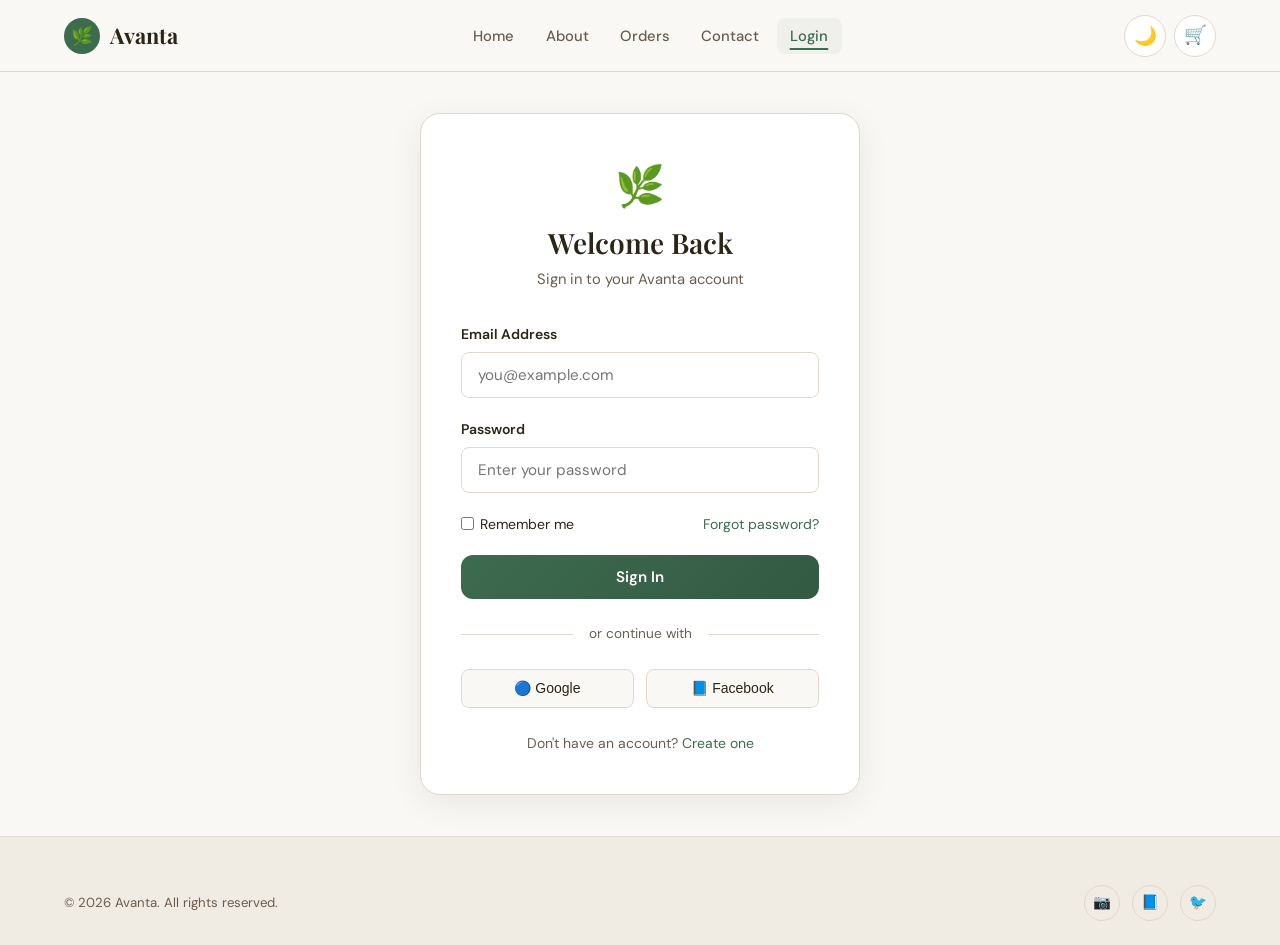
<file: login.html>
<!DOCTYPE html>
<html lang="en">
<head>
  <meta charset="UTF-8">
  <meta name="viewport" content="width=device-width, initial-scale=1.0">
  <meta name="description" content="Login to your Avanta account to manage orders and preferences.">
  <title>Login – Avanta</title>
  <link rel="preconnect" href="https://fonts.googleapis.com">
  <link rel="preconnect" href="https://fonts.gstatic.com" crossorigin>
  <link href="https://fonts.googleapis.com/css2?family=DM+Sans:ital,opsz,wght@0,9..40,400;0,9..40,500;0,9..40,600;0,9..40,700;1,9..40,400&family=Playfair+Display:wght@600;700&display=swap" rel="stylesheet">
  <link rel="stylesheet" href="css/style.css">
  <link rel="stylesheet" href="css/effects.css">
  <script src="js/theme.js"></script>
</head>
<body>

  <nav class="navbar" role="navigation" aria-label="Main navigation">
    <div class="navbar-inner">
      <a href="index.html" class="navbar-brand">
        <span class="brand-icon">🌿</span>
        Avanta
      </a>
      <ul class="navbar-nav">
        <li><a href="index.html" class="nav-link">Home</a></li>
        <li><a href="about.html" class="nav-link">About</a></li>
        <li><a href="orders.html" class="nav-link">Orders</a></li>
        <li><a href="contact.html" class="nav-link">Contact</a></li>
        <li><a href="login.html" class="nav-link">Login</a></li>
      </ul>
      <div class="navbar-actions">
        <button class="theme-toggle" aria-label="Toggle theme">🌙</button>
        <a href="cart.html" class="cart-btn" id="cart-nav-btn" aria-label="View cart">
          🛒
          <span class="cart-badge" id="cart-badge">0</span>
        </a>
        <button class="mobile-menu-btn" aria-label="Open menu" aria-expanded="false">☰</button>
      </div>
    </div>
  </nav>

  <div class="auth-wrapper">
    <div class="auth-card">
      <div class="auth-header">
        <div style="font-size: 2.5rem; margin-bottom: 0.5rem;">🌿</div>
        <h1>Welcome Back</h1>
        <p>Sign in to your Avanta account</p>
      </div>

      <form data-toast="Redirecting to your orders..." data-toast-title="Login Successful!">
        <div class="form-group">
          <label for="login-email">Email Address</label>
          <input type="email" id="login-email" name="email" placeholder="you@example.com" required>
        </div>
        <div class="form-group">
          <label for="login-password">Password</label>
          <input type="password" id="login-password" name="password" placeholder="Enter your password" required>
        </div>
        <div style="display: flex; justify-content: space-between; align-items: center; margin-bottom: 1.25rem;">
          <label style="display: flex; align-items: center; gap: 0.4rem; font-size: 0.875rem; cursor: pointer;">
            <input type="checkbox" name="remember"> Remember me
          </label>
          <a href="#" style="font-size: 0.875rem;">Forgot password?</a>
        </div>
        <button type="submit" class="btn btn-primary btn-block">Sign In</button>
      </form>

      <div class="form-divider">or continue with</div>

      <div class="social-login">
        <button class="social-btn" type="button">🔵 Google</button>
        <button class="social-btn" type="button">📘 Facebook</button>
      </div>

      <div class="auth-footer">
        Don't have an account? <a href="#" id="show-signup">Create one</a>
      </div>
    </div>
  </div>

  <!-- Sign Up Card (hidden by default, toggled via JS) -->
  <div class="auth-wrapper" id="signup-section" style="display: none;">
    <div class="auth-card">
      <div class="auth-header">
        <div style="font-size: 2.5rem; margin-bottom: 0.5rem;">🌿</div>
        <h1>Create Account</h1>
        <p>Join Avanta for natural, healthy foods</p>
      </div>

      <form data-toast="Welcome to Avanta!" data-toast-title="Account Created!">
        <div class="form-row">
          <div class="form-group">
            <label for="signup-fname">First Name</label>
            <input type="text" id="signup-fname" name="fname" placeholder="First name" required>
          </div>
          <div class="form-group">
            <label for="signup-lname">Last Name</label>
            <input type="text" id="signup-lname" name="lname" placeholder="Last name" required>
          </div>
        </div>
        <div class="form-group">
          <label for="signup-email">Email Address</label>
          <input type="email" id="signup-email" name="email" placeholder="you@example.com" required>
        </div>
        <div class="form-group">
          <label for="signup-password">Password</label>
          <input type="password" id="signup-password" name="password" placeholder="Create a password" required>
        </div>
        <div class="form-group">
          <label for="signup-confirm">Confirm Password</label>
          <input type="password" id="signup-confirm" name="confirm" placeholder="Confirm your password" required>
        </div>
        <button type="submit" class="btn btn-primary btn-block">Create Account</button>
      </form>

      <div class="auth-footer">
        Already have an account? <a href="#" id="show-login">Sign in</a>
      </div>
    </div>
  </div>

  <footer class="footer" style="margin-top: 0;">
    <div class="container">
      <div class="footer-bottom" style="border-top: none; padding-top: 0;">
        <p>&copy; 2026 Avanta. All rights reserved.</p>
        <div class="footer-social">
          <a href="#" aria-label="Instagram">📷</a>
          <a href="#" aria-label="Facebook">📘</a>
          <a href="#" aria-label="Twitter">🐦</a>
        </div>
      </div>
    </div>
  </footer>

  <script src="js/main.js"></script>
  <script src="js/effects.js"></script>
  <script>
    (function () {
      var loginSection = document.querySelector('.auth-wrapper');
      var signupSection = document.getElementById('signup-section');
      var showSignup = document.getElementById('show-signup');
      var showLogin = document.getElementById('show-login');

      if (showSignup) {
        showSignup.addEventListener('click', function (e) {
          e.preventDefault();
          loginSection.style.display = 'none';
          signupSection.style.display = 'flex';
        });
      }

      if (showLogin) {
        showLogin.addEventListener('click', function (e) {
          e.preventDefault();
          signupSection.style.display = 'none';
          loginSection.style.display = 'flex';
        });
      }
    })();
  </script>
</body>
</html>
</file>
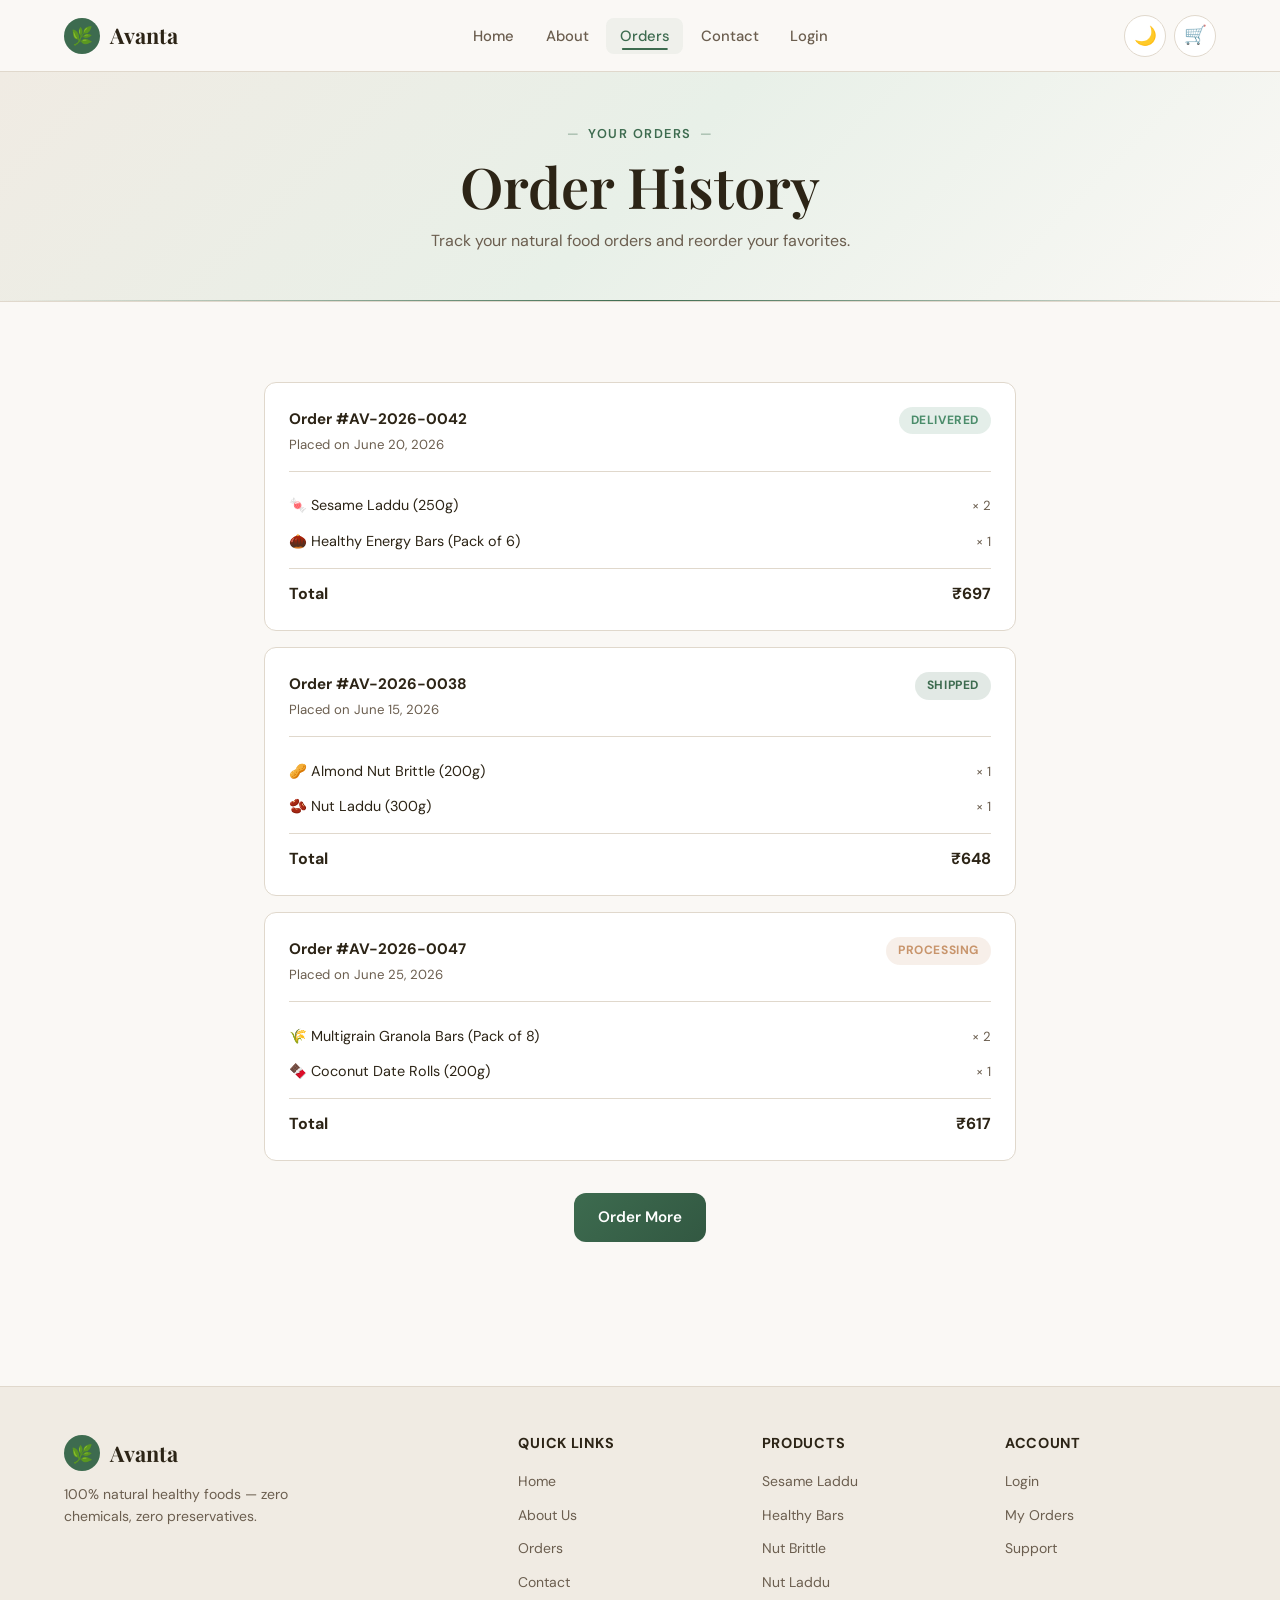
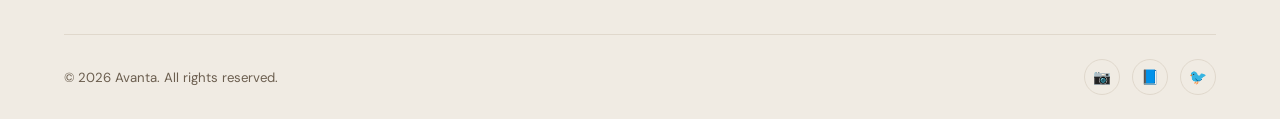
<file: orders.html>
<!DOCTYPE html>
<html lang="en">
<head>
  <meta charset="UTF-8">
  <meta name="viewport" content="width=device-width, initial-scale=1.0">
  <meta name="description" content="View and track your Avanta orders.">
  <title>Orders – Avanta</title>
  <link rel="preconnect" href="https://fonts.googleapis.com">
  <link rel="preconnect" href="https://fonts.gstatic.com" crossorigin>
  <link href="https://fonts.googleapis.com/css2?family=DM+Sans:ital,opsz,wght@0,9..40,400;0,9..40,500;0,9..40,600;0,9..40,700;1,9..40,400&family=Playfair+Display:wght@600;700&display=swap" rel="stylesheet">
  <link rel="stylesheet" href="css/style.css">
  <link rel="stylesheet" href="css/effects.css">
  <script src="js/theme.js"></script>
</head>
<body>

  <nav class="navbar" role="navigation" aria-label="Main navigation">
    <div class="navbar-inner">
      <a href="index.html" class="navbar-brand">
        <span class="brand-icon">🌿</span>
        Avanta
      </a>
      <ul class="navbar-nav">
        <li><a href="index.html" class="nav-link">Home</a></li>
        <li><a href="about.html" class="nav-link">About</a></li>
        <li><a href="orders.html" class="nav-link">Orders</a></li>
        <li><a href="contact.html" class="nav-link">Contact</a></li>
        <li><a href="login.html" class="nav-link">Login</a></li>
      </ul>
      <div class="navbar-actions">
        <button class="theme-toggle" aria-label="Toggle theme">🌙</button>
        <a href="cart.html" class="cart-btn" id="cart-nav-btn" aria-label="View cart">
          🛒
          <span class="cart-badge" id="cart-badge">0</span>
        </a>
        <button class="mobile-menu-btn" aria-label="Open menu" aria-expanded="false">☰</button>
      </div>
    </div>
  </nav>

  <div class="page-header">
    <div class="container">
      <span class="section-label">Your Orders</span>
      <h1>Order History</h1>
      <p>Track your natural food orders and reorder your favorites.</p>
    </div>
  </div>

  <section class="section">
    <div class="container" style="max-width: 800px;">

      <div class="order-card">
        <div class="order-header">
          <div>
            <div class="order-id">Order #AV-2026-0042</div>
            <p style="font-size: 0.825rem; margin-top: 0.15rem;">Placed on June 20, 2026</p>
          </div>
          <span class="order-status status-delivered">Delivered</span>
        </div>
        <div class="order-items">
          <div class="order-item">
            <span class="order-item-name">🍬 Sesame Laddu (250g)</span>
            <span class="order-item-qty">× 2</span>
          </div>
          <div class="order-item">
            <span class="order-item-name">🌰 Healthy Energy Bars (Pack of 6)</span>
            <span class="order-item-qty">× 1</span>
          </div>
          <div class="order-total">
            <span>Total</span>
            <span>₹697</span>
          </div>
        </div>
      </div>

      <div class="order-card">
        <div class="order-header">
          <div>
            <div class="order-id">Order #AV-2026-0038</div>
            <p style="font-size: 0.825rem; margin-top: 0.15rem;">Placed on June 15, 2026</p>
          </div>
          <span class="order-status status-shipped">Shipped</span>
        </div>
        <div class="order-items">
          <div class="order-item">
            <span class="order-item-name">🥜 Almond Nut Brittle (200g)</span>
            <span class="order-item-qty">× 1</span>
          </div>
          <div class="order-item">
            <span class="order-item-name">🫘 Nut Laddu (300g)</span>
            <span class="order-item-qty">× 1</span>
          </div>
          <div class="order-total">
            <span>Total</span>
            <span>₹648</span>
          </div>
        </div>
      </div>

      <div class="order-card">
        <div class="order-header">
          <div>
            <div class="order-id">Order #AV-2026-0047</div>
            <p style="font-size: 0.825rem; margin-top: 0.15rem;">Placed on June 25, 2026</p>
          </div>
          <span class="order-status status-processing">Processing</span>
        </div>
        <div class="order-items">
          <div class="order-item">
            <span class="order-item-name">🌾 Multigrain Granola Bars (Pack of 8)</span>
            <span class="order-item-qty">× 2</span>
          </div>
          <div class="order-item">
            <span class="order-item-name">🍫 Coconut Date Rolls (200g)</span>
            <span class="order-item-qty">× 1</span>
          </div>
          <div class="order-total">
            <span>Total</span>
            <span>₹617</span>
          </div>
        </div>
      </div>

      <div style="text-align: center; margin-top: 2rem;">
        <a href="index.html#products" class="btn btn-primary">Order More</a>
      </div>

    </div>
  </section>

  <footer class="footer">
    <div class="container">
      <div class="footer-grid">
        <div class="footer-brand">
          <a href="index.html" class="navbar-brand">
            <span class="brand-icon">🌿</span>
            Avanta
          </a>
          <p>100% natural healthy foods — zero chemicals, zero preservatives.</p>
        </div>
        <div class="footer-col">
          <h4>Quick Links</h4>
          <ul>
            <li><a href="index.html">Home</a></li>
            <li><a href="about.html">About Us</a></li>
            <li><a href="orders.html">Orders</a></li>
            <li><a href="contact.html">Contact</a></li>
          </ul>
        </div>
        <div class="footer-col">
          <h4>Products</h4>
          <ul>
            <li><a href="index.html#products">Sesame Laddu</a></li>
            <li><a href="index.html#products">Healthy Bars</a></li>
            <li><a href="index.html#products">Nut Brittle</a></li>
            <li><a href="index.html#products">Nut Laddu</a></li>
          </ul>
        </div>
        <div class="footer-col">
          <h4>Account</h4>
          <ul>
            <li><a href="login.html">Login</a></li>
            <li><a href="orders.html">My Orders</a></li>
            <li><a href="contact.html">Support</a></li>
          </ul>
        </div>
      </div>
      <div class="footer-bottom">
        <p>&copy; 2026 Avanta. All rights reserved.</p>
        <div class="footer-social">
          <a href="#" aria-label="Instagram">📷</a>
          <a href="#" aria-label="Facebook">📘</a>
          <a href="#" aria-label="Twitter">🐦</a>
        </div>
      </div>
    </div>
  </footer>

  <script src="js/main.js"></script>
  <script src="js/effects.js"></script>
</body>
</html>
</file>
<file: css/style.css>
/* ===== CSS Variables – Light & Dark Themes ===== */
:root {
  --color-bg: #faf8f5;
  --color-bg-alt: #f0ebe3;
  --color-surface: #ffffff;
  --color-text: #2c2416;
  --color-text-muted: #6b5e4f;
  --color-primary: #3d6b4f;
  --color-primary-light: #5a9a72;
  --color-primary-dark: #2a4a38;
  --color-accent: #c8956c;
  --color-accent-light: #e8b896;
  --color-border: #e0d8cc;
  --color-shadow: rgba(44, 36, 22, 0.08);
  --color-overlay: rgba(44, 36, 22, 0.5);
  --color-success: #4a8c6a;
  --color-error: #c45c4a;
  --navbar-bg: rgba(250, 248, 245, 0.92);
  --hero-gradient: linear-gradient(135deg, #f0ebe3 0%, #e8f0e8 50%, #faf8f5 100%);
  --card-hover: rgba(61, 107, 79, 0.06);
  --input-bg: #ffffff;
  --font-display: 'Playfair Display', Georgia, serif;
  --font-body: 'DM Sans', system-ui, sans-serif;
  --navbar-height: 72px;
  --radius: 12px;
  --radius-lg: 20px;
  --transition: 0.3s cubic-bezier(0.4, 0, 0.2, 1);
}

[data-theme="dark"] {
  --color-bg: #050c1a;
  --color-bg-alt: #0a1628;
  --color-surface: #0d1e35;
  --color-text: #e8ecf4;
  --color-text-muted: #8fa0be;
  --color-primary: #6db88a;
  --color-primary-light: #8fd4a8;
  --color-primary-dark: #4a8c6a;
  --color-accent: #d4a574;
  --color-accent-light: #e8c49a;
  --color-border: #1a2d4a;
  --color-shadow: rgba(0, 0, 20, 0.5);
  --color-overlay: rgba(5, 12, 26, 0.75);
  --color-success: #6db88a;
  --color-error: #e07a6a;
  --navbar-bg: rgba(5, 12, 26, 0.88);
  --hero-gradient: linear-gradient(160deg, #0a1628 0%, #0d1e35 50%, #050c1a 100%);
  --card-hover: rgba(109, 184, 138, 0.08);
  --input-bg: #0a1628;
}

/* ===== Night Sky Canvas ===== */
#night-sky-canvas {
  position: fixed;
  top: 0;
  left: 0;
  width: 100%;
  height: 100%;
  pointer-events: none;
  z-index: 0;
  opacity: 0;
  transition: opacity 1.2s ease;
}

[data-theme="dark"] #night-sky-canvas {
  opacity: 1;
}

/* ===== Reset & Base ===== */
*,
*::before,
*::after {
  box-sizing: border-box;
  margin: 0;
  padding: 0;
}

html {
  scroll-behavior: smooth;
}

body {
  font-family: var(--font-body);
  background-color: var(--color-bg);
  color: var(--color-text);
  line-height: 1.6;
  transition: background-color var(--transition), color var(--transition);
  min-height: 100vh;
  padding-top: var(--navbar-height);
}

img {
  max-width: 100%;
  display: block;
}

a {
  color: var(--color-primary);
  text-decoration: none;
  transition: color var(--transition);
}

a:hover {
  color: var(--color-primary-light);
}

ul {
  list-style: none;
}

/* ===== Typography ===== */
h1, h2, h3, h4 {
  font-family: var(--font-display);
  line-height: 1.2;
  font-weight: 600;
}

h1 { font-size: clamp(2.2rem, 5vw, 3.5rem); }
h2 { font-size: clamp(1.8rem, 3.5vw, 2.5rem); }
h3 { font-size: clamp(1.2rem, 2vw, 1.5rem); }

p {
  color: var(--color-text-muted);
}

/* ===== Fixed Navbar ===== */
.navbar {
  position: fixed;
  top: 0;
  left: 0;
  right: 0;
  height: var(--navbar-height);
  background: var(--navbar-bg);
  backdrop-filter: blur(12px);
  -webkit-backdrop-filter: blur(12px);
  border-bottom: 1px solid var(--color-border);
  z-index: 1000;
  transition: background var(--transition), border-color var(--transition);
}

.navbar-inner {
  max-width: 1200px;
  margin: 0 auto;
  padding: 0 1.5rem;
  height: 100%;
  display: flex;
  align-items: center;
  justify-content: space-between;
  gap: 1rem;
}

.navbar-brand {
  display: flex;
  align-items: center;
  gap: 0.6rem;
  font-family: var(--font-display);
  font-size: 1.35rem;
  font-weight: 700;
  color: var(--color-text);
  white-space: nowrap;
}

.navbar-brand:hover {
  color: var(--color-primary);
}

.brand-icon {
  width: 36px;
  height: 36px;
  background: var(--color-primary);
  border-radius: 50%;
  display: flex;
  align-items: center;
  justify-content: center;
  font-size: 1.1rem;
  flex-shrink: 0;
  transition: transform 0.4s cubic-bezier(0.4, 0, 0.2, 1);
}

.navbar-brand:hover .brand-icon {
  transform: rotate(-12deg) scale(1.1);
}

.navbar-nav {
  display: flex;
  align-items: center;
  gap: 0.25rem;
}

.nav-link {
  padding: 0.5rem 0.85rem;
  border-radius: 8px;
  color: var(--color-text-muted);
  font-size: 0.925rem;
  font-weight: 500;
  transition: all var(--transition);
}

.nav-link:hover,
.nav-link.active {
  color: var(--color-primary);
  background: var(--card-hover);
}

.navbar-actions {
  display: flex;
  align-items: center;
  gap: 0.5rem;
}

.theme-toggle {
  width: 42px;
  height: 42px;
  border: 1px solid var(--color-border);
  border-radius: 50%;
  background: var(--color-surface);
  cursor: pointer;
  display: flex;
  align-items: center;
  justify-content: center;
  font-size: 1.15rem;
  transition: all var(--transition);
  color: var(--color-text);
}

.theme-toggle:hover {
  border-color: var(--color-primary);
  background: var(--card-hover);
}

/* ===== Cart Button ===== */
.cart-btn {
  position: relative;
  width: 42px;
  height: 42px;
  border: 1px solid var(--color-border);
  border-radius: 50%;
  background: var(--color-surface);
  cursor: pointer;
  display: flex;
  align-items: center;
  justify-content: center;
  font-size: 1.15rem;
  transition: all var(--transition);
  color: var(--color-text);
  text-decoration: none;
  flex-shrink: 0;
}

.cart-btn:hover {
  border-color: var(--color-primary);
  background: var(--card-hover);
  color: var(--color-primary);
  transform: scale(1.05);
}

.cart-badge {
  position: absolute;
  top: -4px;
  right: -4px;
  min-width: 18px;
  height: 18px;
  background: var(--color-accent);
  color: #fff;
  font-size: 0.65rem;
  font-weight: 700;
  border-radius: 50px;
  display: flex;
  align-items: center;
  justify-content: center;
  padding: 0 4px;
  line-height: 1;
  border: 2px solid var(--color-bg);
  transition: all var(--transition);
  transform: scale(0);
}

.cart-badge.has-items {
  transform: scale(1);
}

.mobile-menu-btn {
  display: none;
  width: 42px;
  height: 42px;
  border: 1px solid var(--color-border);
  border-radius: 8px;
  background: var(--color-surface);
  cursor: pointer;
  font-size: 1.25rem;
  color: var(--color-text);
  align-items: center;
  justify-content: center;
}

/* ===== Buttons ===== */
.btn {
  display: inline-flex;
  align-items: center;
  justify-content: center;
  gap: 0.5rem;
  padding: 0.75rem 1.5rem;
  border-radius: var(--radius);
  font-family: var(--font-body);
  font-size: 0.95rem;
  font-weight: 600;
  cursor: pointer;
  border: none;
  transition: all var(--transition);
  text-decoration: none;
}

.btn-primary {
  background: var(--color-primary);
  color: #fff;
}

.btn-primary:hover {
  background: var(--color-primary-dark);
  color: #fff;
  transform: translateY(-1px);
  box-shadow: 0 4px 16px var(--color-shadow);
}

.btn-outline {
  background: transparent;
  color: var(--color-primary);
  border: 2px solid var(--color-primary);
}

.btn-outline:hover {
  background: var(--color-primary);
  color: #fff;
}

.btn-accent {
  background: var(--color-accent);
  color: #fff;
}

.btn-accent:hover {
  background: var(--color-accent-light);
  color: var(--color-text);
}

.btn-sm {
  padding: 0.5rem 1rem;
  font-size: 0.875rem;
}

.btn-block {
  width: 100%;
}

/* ===== Layout ===== */
.container {
  max-width: 1200px;
  margin: 0 auto;
  padding: 0 1.5rem;
}

.section {
  padding: 5rem 0;
}

.section-header {
  text-align: center;
  max-width: 640px;
  margin: 0 auto 3rem;
}

.section-header p {
  margin-top: 0.75rem;
  font-size: 1.05rem;
}

.section-label {
  display: inline-block;
  font-size: 0.8rem;
  font-weight: 600;
  text-transform: uppercase;
  letter-spacing: 0.12em;
  color: var(--color-primary);
  margin-bottom: 0.5rem;
}

/* ===== Hero ===== */
.hero {
  background: var(--hero-gradient);
  padding: 5rem 0 6rem;
  position: relative;
  overflow: hidden;
}

.hero::before {
  content: '';
  position: absolute;
  top: -50%;
  right: -20%;
  width: 600px;
  height: 600px;
  background: radial-gradient(circle, var(--color-primary) 0%, transparent 70%);
  opacity: 0.06;
  border-radius: 50%;
}

.hero-grid {
  display: grid;
  grid-template-columns: 1fr 1fr;
  gap: 3rem;
  align-items: center;
}

.hero-content h1 {
  margin-bottom: 1.25rem;
}

.hero-content h1 span {
  color: var(--color-primary);
}

.hero-content p {
  font-size: 1.125rem;
  margin-bottom: 2rem;
  max-width: 480px;
}

.hero-badges {
  display: flex;
  flex-wrap: wrap;
  gap: 0.75rem;
  margin-bottom: 2rem;
}

.badge {
  display: inline-flex;
  align-items: center;
  gap: 0.4rem;
  padding: 0.4rem 0.85rem;
  background: var(--color-surface);
  border: 1px solid var(--color-border);
  border-radius: 50px;
  font-size: 0.8rem;
  font-weight: 600;
  color: var(--color-text);
}

.badge-icon {
  color: var(--color-primary);
}

.hero-actions {
  display: flex;
  gap: 1rem;
  flex-wrap: wrap;
}

.hero-visual {
  display: flex;
  justify-content: center;
  align-items: center;
}

.hero-card-stack {
  position: relative;
  width: 320px;
  height: 380px;
}

.hero-product-card {
  position: absolute;
  width: 260px;
  background: var(--color-surface);
  border-radius: var(--radius-lg);
  padding: 1.5rem;
  box-shadow: 0 8px 32px var(--color-shadow);
  border: 1px solid var(--color-border);
  transition: transform var(--transition);
}

.hero-product-card:nth-child(1) {
  top: 0;
  left: 0;
  transform: rotate(-6deg);
  z-index: 1;
}

.hero-product-card:nth-child(2) {
  top: 60px;
  left: 40px;
  transform: rotate(3deg);
  z-index: 2;
}

.hero-product-card:nth-child(3) {
  top: 120px;
  left: 80px;
  transform: rotate(-2deg);
  z-index: 3;
}

.product-emoji {
  font-size: 3rem;
  margin-bottom: 0.75rem;
}

.hero-product-card h3 {
  font-size: 1.1rem;
  margin-bottom: 0.25rem;
}

.hero-product-card p {
  font-size: 0.85rem;
}

/* ===== Features Strip ===== */
.features-strip {
  background: var(--color-surface);
  border-top: 1px solid var(--color-border);
  border-bottom: 1px solid var(--color-border);
  padding: 2rem 0;
}

.features-grid {
  display: grid;
  grid-template-columns: repeat(4, 1fr);
  gap: 2rem;
}

.feature-item {
  text-align: center;
}

.feature-icon {
  font-size: 2rem;
  margin-bottom: 0.5rem;
}

.feature-item h4 {
  font-family: var(--font-body);
  font-size: 0.95rem;
  font-weight: 600;
  margin-bottom: 0.25rem;
}

.feature-item p {
  font-size: 0.825rem;
}

/* ===== Products Grid ===== */
.products-grid {
  display: grid;
  grid-template-columns: repeat(auto-fill, minmax(280px, 1fr));
  gap: 1.75rem;
}

.product-card {
  background: var(--color-surface);
  border: 1px solid var(--color-border);
  border-radius: var(--radius-lg);
  overflow: hidden;
  transition: all var(--transition);
}

.product-card:hover {
  transform: translateY(-4px);
  box-shadow: 0 12px 40px var(--color-shadow);
  border-color: var(--color-primary);
}

.product-image {
  height: 180px;
  background: var(--color-bg-alt);
  display: flex;
  align-items: center;
  justify-content: center;
  font-size: 4rem;
  position: relative;
}

.product-tag {
  position: absolute;
  top: 0.75rem;
  left: 0.75rem;
  background: var(--color-primary);
  color: #fff;
  font-size: 0.7rem;
  font-weight: 700;
  text-transform: uppercase;
  letter-spacing: 0.05em;
  padding: 0.25rem 0.6rem;
  border-radius: 50px;
}

.product-body {
  padding: 1.25rem;
}

.product-body h3 {
  margin-bottom: 0.4rem;
}

.product-body p {
  font-size: 0.875rem;
  margin-bottom: 1rem;
}

.product-ingredients {
  display: flex;
  flex-wrap: wrap;
  gap: 0.4rem;
  margin-bottom: 1.25rem;
}

.ingredient-tag {
  font-size: 0.72rem;
  padding: 0.2rem 0.55rem;
  background: var(--color-bg-alt);
  border-radius: 50px;
  color: var(--color-text-muted);
}

.product-footer {
  display: flex;
  align-items: center;
  justify-content: space-between;
}

.product-price {
  font-family: var(--font-display);
  font-size: 1.35rem;
  font-weight: 700;
  color: var(--color-primary);
}

/* ===== About Page ===== */
.about-grid {
  display: grid;
  grid-template-columns: 1fr 1fr;
  gap: 4rem;
  align-items: center;
}

.about-image-block {
  background: var(--hero-gradient);
  border-radius: var(--radius-lg);
  padding: 3rem;
  text-align: center;
  border: 1px solid var(--color-border);
}

.about-big-icon {
  font-size: 6rem;
  margin-bottom: 1rem;
}

.values-grid {
  display: grid;
  grid-template-columns: repeat(3, 1fr);
  gap: 1.5rem;
  margin-top: 3rem;
}

.value-card {
  background: var(--color-surface);
  border: 1px solid var(--color-border);
  border-radius: var(--radius);
  padding: 1.75rem;
  text-align: center;
  transition: all var(--transition);
}

.value-card:hover {
  border-color: var(--color-primary);
  transform: translateY(-2px);
}

.value-icon {
  font-size: 2.5rem;
  margin-bottom: 0.75rem;
}

.value-card h3 {
  margin-bottom: 0.5rem;
  font-size: 1.1rem;
}

.value-card p {
  font-size: 0.875rem;
}

/* ===== Contact Page ===== */
.contact-grid {
  display: grid;
  grid-template-columns: 1fr 1.2fr;
  gap: 3rem;
}

.contact-info-card {
  background: var(--color-surface);
  border: 1px solid var(--color-border);
  border-radius: var(--radius-lg);
  padding: 2rem;
}

.contact-item {
  display: flex;
  gap: 1rem;
  margin-bottom: 1.5rem;
}

.contact-item-icon {
  width: 44px;
  height: 44px;
  background: var(--color-bg-alt);
  border-radius: 50%;
  display: flex;
  align-items: center;
  justify-content: center;
  font-size: 1.1rem;
  flex-shrink: 0;
}

.contact-item h4 {
  font-family: var(--font-body);
  font-size: 0.9rem;
  font-weight: 600;
  margin-bottom: 0.15rem;
}

.contact-item p {
  font-size: 0.875rem;
}

/* ===== Forms ===== */
.form-card {
  background: var(--color-surface);
  border: 1px solid var(--color-border);
  border-radius: var(--radius-lg);
  padding: 2rem;
}

.form-group {
  margin-bottom: 1.25rem;
}

.form-group label {
  display: block;
  font-size: 0.875rem;
  font-weight: 600;
  margin-bottom: 0.4rem;
  color: var(--color-text);
}

.form-group input,
.form-group textarea,
.form-group select {
  width: 100%;
  padding: 0.75rem 1rem;
  border: 1px solid var(--color-border);
  border-radius: 8px;
  background: var(--input-bg);
  color: var(--color-text);
  font-family: var(--font-body);
  font-size: 0.95rem;
  transition: border-color var(--transition);
}

.form-group input:focus,
.form-group textarea:focus,
.form-group select:focus {
  outline: none;
  border-color: var(--color-primary);
  box-shadow: 0 0 0 3px rgba(61, 107, 79, 0.15);
}

.form-group textarea {
  resize: vertical;
  min-height: 120px;
}

.form-row {
  display: grid;
  grid-template-columns: 1fr 1fr;
  gap: 1rem;
}

.form-divider {
  display: flex;
  align-items: center;
  gap: 1rem;
  margin: 1.5rem 0;
  color: var(--color-text-muted);
  font-size: 0.85rem;
}

.form-divider::before,
.form-divider::after {
  content: '';
  flex: 1;
  height: 1px;
  background: var(--color-border);
}

/* ===== Login Page ===== */
.auth-wrapper {
  min-height: calc(100vh - var(--navbar-height) - 4rem);
  display: flex;
  align-items: center;
  justify-content: center;
  padding: 2rem 1.5rem;
}

.auth-card {
  width: 100%;
  max-width: 440px;
  background: var(--color-surface);
  border: 1px solid var(--color-border);
  border-radius: var(--radius-lg);
  padding: 2.5rem;
  box-shadow: 0 8px 32px var(--color-shadow);
}

.auth-header {
  text-align: center;
  margin-bottom: 2rem;
}

.auth-header h1 {
  font-size: 1.75rem;
  margin-bottom: 0.5rem;
}

.auth-header p {
  font-size: 0.925rem;
}

.auth-footer {
  text-align: center;
  margin-top: 1.5rem;
  font-size: 0.875rem;
  color: var(--color-text-muted);
}

.social-login {
  display: grid;
  grid-template-columns: 1fr 1fr;
  gap: 0.75rem;
}

.social-btn {
  display: flex;
  align-items: center;
  justify-content: center;
  gap: 0.5rem;
  padding: 0.65rem;
  border: 1px solid var(--color-border);
  border-radius: 8px;
  background: var(--color-bg);
  cursor: pointer;
  font-size: 0.875rem;
  font-weight: 500;
  color: var(--color-text);
  transition: all var(--transition);
}

.social-btn:hover {
  border-color: var(--color-primary);
  background: var(--card-hover);
}

/* ===== Orders Page ===== */
.page-header {
  background: var(--hero-gradient);
  padding: 3rem 0;
  border-bottom: 1px solid var(--color-border);
  text-align: center;
}

.page-header h1 {
  margin-bottom: 0.5rem;
}

.orders-empty {
  text-align: center;
  padding: 4rem 2rem;
}

.orders-empty-icon {
  font-size: 4rem;
  margin-bottom: 1rem;
}

.orders-empty h2 {
  margin-bottom: 0.5rem;
}

.orders-empty p {
  margin-bottom: 1.5rem;
}

.order-card {
  background: var(--color-surface);
  border: 1px solid var(--color-border);
  border-radius: var(--radius);
  padding: 1.5rem;
  margin-bottom: 1rem;
  transition: all var(--transition);
}

.order-card:hover {
  border-color: var(--color-primary);
}

.order-header {
  display: flex;
  justify-content: space-between;
  align-items: flex-start;
  margin-bottom: 1rem;
  flex-wrap: wrap;
  gap: 0.5rem;
}

.order-id {
  font-weight: 700;
  font-size: 0.95rem;
}

.order-status {
  display: inline-block;
  padding: 0.25rem 0.75rem;
  border-radius: 50px;
  font-size: 0.75rem;
  font-weight: 700;
  text-transform: uppercase;
  letter-spacing: 0.05em;
}

.status-delivered {
  background: rgba(74, 140, 106, 0.15);
  color: var(--color-success);
}

.status-processing {
  background: rgba(200, 149, 108, 0.15);
  color: var(--color-accent);
}

.status-shipped {
  background: rgba(61, 107, 79, 0.15);
  color: var(--color-primary);
}

.order-items {
  border-top: 1px solid var(--color-border);
  padding-top: 1rem;
}

.order-item {
  display: flex;
  justify-content: space-between;
  align-items: center;
  padding: 0.4rem 0;
  font-size: 0.9rem;
}

.order-item-name {
  color: var(--color-text);
}

.order-item-qty {
  color: var(--color-text-muted);
  font-size: 0.825rem;
}

.order-total {
  display: flex;
  justify-content: space-between;
  border-top: 1px solid var(--color-border);
  padding-top: 0.75rem;
  margin-top: 0.5rem;
  font-weight: 700;
}

/* ===== CTA Banner ===== */
.cta-banner {
  background: var(--color-primary);
  color: #fff;
  border-radius: var(--radius-lg);
  padding: 3rem;
  text-align: center;
  margin: 0 1.5rem;
  max-width: calc(1200px - 3rem);
  margin-left: auto;
  margin-right: auto;
}

.cta-banner h2 {
  color: #fff;
  margin-bottom: 0.75rem;
}

.cta-banner p {
  color: rgba(255, 255, 255, 0.85);
  margin-bottom: 1.5rem;
  max-width: 500px;
  margin-left: auto;
  margin-right: auto;
}

.cta-banner .btn {
  background: #fff;
  color: var(--color-primary);
}

.cta-banner .btn:hover {
  background: var(--color-bg);
  color: var(--color-primary-dark);
}

/* ===== Footer ===== */
.footer {
  background: var(--color-bg-alt);
  border-top: 1px solid var(--color-border);
  padding: 3rem 0 1.5rem;
  margin-top: 4rem;
}

.footer-grid {
  display: grid;
  grid-template-columns: 2fr 1fr 1fr 1fr;
  gap: 2rem;
  margin-bottom: 2rem;
}

.footer-brand p {
  margin-top: 0.75rem;
  font-size: 0.875rem;
  max-width: 280px;
}

.footer-col h4 {
  font-family: var(--font-body);
  font-size: 0.9rem;
  font-weight: 700;
  margin-bottom: 1rem;
  text-transform: uppercase;
  letter-spacing: 0.05em;
}

.footer-col ul li {
  margin-bottom: 0.5rem;
}

.footer-col ul li a {
  color: var(--color-text-muted);
  font-size: 0.875rem;
}

.footer-col ul li a:hover {
  color: var(--color-primary);
}

.footer-bottom {
  border-top: 1px solid var(--color-border);
  padding-top: 1.5rem;
  display: flex;
  justify-content: space-between;
  align-items: center;
  flex-wrap: wrap;
  gap: 1rem;
}

.footer-bottom p {
  font-size: 0.825rem;
}

.footer-social {
  display: flex;
  gap: 0.75rem;
}

.footer-social a {
  width: 36px;
  height: 36px;
  border: 1px solid var(--color-border);
  border-radius: 50%;
  display: flex;
  align-items: center;
  justify-content: center;
  font-size: 0.9rem;
  color: var(--color-text-muted);
  transition: all var(--transition);
}

.footer-social a:hover {
  border-color: var(--color-primary);
  color: var(--color-primary);
  background: var(--card-hover);
}

/* ===== Toast ===== */
.toast {
  position: fixed;
  bottom: 2rem;
  right: 2rem;
  background: var(--color-surface);
  border: 1px solid var(--color-border);
  border-left: 4px solid var(--color-success);
  border-radius: var(--radius);
  padding: 1rem 1.5rem;
  box-shadow: 0 8px 32px var(--color-shadow);
  z-index: 2000;
  transform: translateY(120%);
  opacity: 0;
  transition: all var(--transition);
  max-width: 360px;
}

.toast.show {
  transform: translateY(0);
  opacity: 1;
}

.toast-title {
  font-weight: 700;
  font-size: 0.925rem;
  margin-bottom: 0.15rem;
}

.toast-message {
  font-size: 0.825rem;
  color: var(--color-text-muted);
}

/* ===== Responsive ===== */
@media (max-width: 992px) {
  .hero-grid,
  .about-grid,
  .contact-grid {
    grid-template-columns: 1fr;
    gap: 2rem;
  }

  .hero-visual {
    order: -1;
  }

  .hero-card-stack {
    width: 280px;
    height: 340px;
    margin: 0 auto;
  }

  .features-grid {
    grid-template-columns: repeat(2, 1fr);
  }

  .values-grid {
    grid-template-columns: 1fr;
  }

  .footer-grid {
    grid-template-columns: 1fr 1fr;
  }
}

@media (max-width: 768px) {
  .mobile-menu-btn {
    display: flex;
  }

  .navbar-nav {
    position: fixed;
    top: var(--navbar-height);
    left: 0;
    right: 0;
    background: var(--navbar-bg);
    backdrop-filter: blur(12px);
    border-bottom: 1px solid var(--color-border);
    flex-direction: column;
    padding: 1rem;
    gap: 0.25rem;
    transform: translateY(-110%);
    opacity: 0;
    transition: all var(--transition);
    pointer-events: none;
  }

  .navbar-nav.open {
    transform: translateY(0);
    opacity: 1;
    pointer-events: all;
  }

  .nav-link {
    width: 100%;
    padding: 0.75rem 1rem;
  }

  .features-grid {
    grid-template-columns: 1fr 1fr;
    gap: 1.25rem;
  }

  .form-row {
    grid-template-columns: 1fr;
  }

  .footer-grid {
    grid-template-columns: 1fr;
  }

  .cta-banner {
    padding: 2rem 1.5rem;
  }
}

@media (max-width: 480px) {
  .hero-actions {
    flex-direction: column;
  }

  .hero-actions .btn {
    width: 100%;
  }

  .features-grid {
    grid-template-columns: 1fr;
  }

  .social-login {
    grid-template-columns: 1fr;
  }
}
</file>
<file: css/effects.css>
/* ===== Night Sky Star Twinkle Animations ===== */
@keyframes twinkle {
  0%, 100% { opacity: 0.15; transform: scale(0.8); }
  50%       { opacity: 1;    transform: scale(1.2); }
}

@keyframes twinkleSlow {
  0%, 100% { opacity: 0.2; transform: scale(0.9); }
  50%       { opacity: 0.9; transform: scale(1.15); }
}

@keyframes twinkleFast {
  0%, 100% { opacity: 0.1; transform: scale(0.75); }
  30%       { opacity: 0.8; transform: scale(1.1); }
  70%       { opacity: 0.4; transform: scale(0.95); }
}

@keyframes shootingStar {
  0%   { transform: translateX(0) translateY(0) scaleX(1); opacity: 1; }
  80%  { opacity: 1; }
  100% { transform: translateX(400px) translateY(200px) scaleX(3); opacity: 0; }
}

@keyframes nebulaGlow {
  0%, 100% { opacity: 0.04; }
  50%       { opacity: 0.09; }
}

/* ===== Keyframe Animations ===== */
@keyframes fadeInUp {
  from { opacity: 0; transform: translateY(40px); }
  to   { opacity: 1; transform: translateY(0); }
}

@keyframes fadeInDown {
  from { opacity: 0; transform: translateY(-30px); }
  to   { opacity: 1; transform: translateY(0); }
}

@keyframes fadeIn {
  from { opacity: 0; }
  to   { opacity: 1; }
}

@keyframes float {
  0%, 100% { transform: translateY(0); }
  50%      { transform: translateY(-14px); }
}

@keyframes floatRotate1 {
  0%, 100% { transform: rotate(-6deg) translateY(0); }
  50%      { transform: rotate(-4deg) translateY(-12px); }
}

@keyframes floatRotate2 {
  0%, 100% { transform: rotate(3deg) translateY(0); }
  50%      { transform: rotate(5deg) translateY(-16px); }
}

@keyframes floatRotate3 {
  0%, 100% { transform: rotate(-2deg) translateY(0); }
  50%      { transform: rotate(-4deg) translateY(-10px); }
}

@keyframes orbDrift1 {
  0%, 100% { transform: translate(0, 0) scale(1); }
  33%      { transform: translate(30px, -40px) scale(1.08); }
  66%      { transform: translate(-20px, 20px) scale(0.95); }
}

@keyframes orbDrift2 {
  0%, 100% { transform: translate(0, 0) scale(1); }
  50%      { transform: translate(-35px, 30px) scale(1.1); }
}

@keyframes orbDrift3 {
  0%, 100% { transform: translate(0, 0); }
  50%      { transform: translate(25px, 35px); }
}

@keyframes gradientShift {
  0%   { background-position: 0% 50%; }
  50%  { background-position: 100% 50%; }
  100% { background-position: 0% 50%; }
}

@keyframes shimmer {
  0%   { background-position: -200% center; }
  100% { background-position: 200% center; }
}

@keyframes pulseRing {
  0%   { box-shadow: 0 0 0 0 rgba(61, 107, 79, 0.45); }
  70%  { box-shadow: 0 0 0 12px rgba(61, 107, 79, 0); }
  100% { box-shadow: 0 0 0 0 rgba(61, 107, 79, 0); }
}

@keyframes pulseRingDark {
  0%   { box-shadow: 0 0 0 0 rgba(109, 184, 138, 0.45); }
  70%  { box-shadow: 0 0 0 12px rgba(109, 184, 138, 0); }
  100% { box-shadow: 0 0 0 0 rgba(109, 184, 138, 0); }
}

@keyframes iconBounce {
  0%, 100% { transform: translateY(0) scale(1); }
  40%      { transform: translateY(-8px) scale(1.15); }
  60%      { transform: translateY(-4px) scale(1.08); }
}

@keyframes toastBounceIn {
  0%   { transform: translateY(120%) scale(0.8); opacity: 0; }
  60%  { transform: translateY(-8px) scale(1.02); opacity: 1; }
  100% { transform: translateY(0) scale(1); opacity: 1; }
}

@keyframes spinSlow {
  from { transform: rotate(0deg); }
  to   { transform: rotate(360deg); }
}

@keyframes scaleIn {
  from { opacity: 0; transform: scale(0.85); }
  to   { opacity: 1; transform: scale(1); }
}

@keyframes underlineGrow {
  from { transform: scaleX(0); }
  to   { transform: scaleX(1); }
}

@keyframes badgePop {
  0%   { transform: scale(1); }
  50%  { transform: scale(1.08); }
  100% { transform: scale(1); }
}

@keyframes shineSweep {
  0%   { left: -100%; }
  100% { left: 200%; }
}

@keyframes pageLoadFade {
  from { opacity: 1; }
  to   { opacity: 0; visibility: hidden; }
}

@keyframes ctaGlow {
  0%, 100% { box-shadow: 0 0 30px rgba(61, 107, 79, 0.3); }
  50%      { box-shadow: 0 0 60px rgba(61, 107, 79, 0.55); }
}

@keyframes emojiWiggle {
  0%, 100% { transform: rotate(0deg); }
  25%      { transform: rotate(-8deg); }
  75%      { transform: rotate(8deg); }
}

/* ===== Page Load Overlay ===== */
.page-loader {
  position: fixed;
  inset: 0;
  background: var(--color-bg);
  z-index: 9999;
  display: flex;
  align-items: center;
  justify-content: center;
  flex-direction: column;
  gap: 1rem;
  transition: opacity 0.5s ease;
}

.page-loader.done {
  animation: pageLoadFade 0.6s ease forwards;
  pointer-events: none;
}

.loader-logo {
  font-family: var(--font-display);
  font-size: 2rem;
  font-weight: 700;
  color: var(--color-primary);
  animation: scaleIn 0.6s ease;
}

.loader-spinner {
  width: 40px;
  height: 40px;
  border: 3px solid var(--color-border);
  border-top-color: var(--color-primary);
  border-radius: 50%;
  animation: spinSlow 0.8s linear infinite;
}

/* ===== Scroll Reveal ===== */
.reveal {
  opacity: 0;
  transform: translateY(36px);
  transition: opacity 0.7s cubic-bezier(0.4, 0, 0.2, 1),
              transform 0.7s cubic-bezier(0.4, 0, 0.2, 1);
}

.reveal.revealed {
  opacity: 1;
  transform: translateY(0);
}

.reveal-left {
  opacity: 0;
  transform: translateX(-40px);
  transition: opacity 0.7s ease, transform 0.7s ease;
}

.reveal-right {
  opacity: 0;
  transform: translateX(40px);
  transition: opacity 0.7s ease, transform 0.7s ease;
}

.reveal-scale {
  opacity: 0;
  transform: scale(0.9);
  transition: opacity 0.6s ease, transform 0.6s ease;
}

.reveal-left.revealed,
.reveal-right.revealed,
.reveal-scale.revealed {
  opacity: 1;
  transform: translate(0) scale(1);
}

.reveal-delay-1 { transition-delay: 0.1s; }
.reveal-delay-2 { transition-delay: 0.2s; }
.reveal-delay-3 { transition-delay: 0.3s; }
.reveal-delay-4 { transition-delay: 0.4s; }
.reveal-delay-5 { transition-delay: 0.5s; }
.reveal-delay-6 { transition-delay: 0.6s; }

/* ===== Navbar Scroll Effect ===== */
.navbar {
  transition: background var(--transition),
              border-color var(--transition),
              box-shadow 0.4s ease,
              height 0.3s ease;
}

.navbar.scrolled {
  box-shadow: 0 4px 24px var(--color-shadow);
  border-bottom-color: transparent;
}

.navbar.scrolled .brand-icon {
  animation: pulseRing 2s infinite;
}

[data-theme="dark"] .navbar.scrolled .brand-icon {
  animation-name: pulseRingDark;
}

.nav-link {
  position: relative;
  overflow: hidden;
}

.nav-link::after {
  content: '';
  position: absolute;
  bottom: 4px;
  left: 50%;
  width: 60%;
  height: 2px;
  background: var(--color-primary);
  transform: translateX(-50%) scaleX(0);
  transition: transform 0.3s ease;
  border-radius: 2px;
}

.nav-link:hover::after,
.nav-link.active::after {
  transform: translateX(-50%) scaleX(1);
}

.theme-toggle:active {
  transform: rotate(180deg) scale(0.9);
}

.theme-toggle {
  transition: all 0.4s cubic-bezier(0.4, 0, 0.2, 1);
}

/* ===== Hero Effects ===== */
.hero {
  background-size: 200% 200%;
  animation: gradientShift 12s ease infinite;
}

.hero-blob {
  position: absolute;
  border-radius: 50%;
  filter: blur(60px);
  pointer-events: none;
  z-index: 0;
}

.hero-blob-1 {
  width: 400px;
  height: 400px;
  background: var(--color-primary);
  opacity: 0.12;
  top: -10%;
  right: 5%;
  animation: orbDrift1 14s ease-in-out infinite;
}

.hero-blob-2 {
  width: 300px;
  height: 300px;
  background: var(--color-accent);
  opacity: 0.1;
  bottom: 10%;
  left: -5%;
  animation: orbDrift2 18s ease-in-out infinite;
}

.hero-blob-3 {
  width: 200px;
  height: 200px;
  background: var(--color-primary-light);
  opacity: 0.08;
  top: 40%;
  left: 40%;
  animation: orbDrift3 10s ease-in-out infinite;
}

.hero-grid {
  position: relative;
  z-index: 1;
}

.hero-content h1 span {
  background: linear-gradient(135deg, var(--color-primary), var(--color-accent), var(--color-primary-light));
  background-size: 200% auto;
  -webkit-background-clip: text;
  -webkit-text-fill-color: transparent;
  background-clip: text;
  animation: gradientShift 4s ease infinite;
}

.hero-content .badge {
  animation: fadeInUp 0.6s ease backwards;
  transition: transform 0.3s ease, box-shadow 0.3s ease, border-color 0.3s ease;
}

.hero-content .badge:nth-child(1) { animation-delay: 0.2s; }
.hero-content .badge:nth-child(2) { animation-delay: 0.35s; }
.hero-content .badge:nth-child(3) { animation-delay: 0.5s; }

.hero-content .badge:hover {
  transform: translateY(-3px) scale(1.05);
  box-shadow: 0 6px 20px var(--color-shadow);
  border-color: var(--color-primary);
  animation: badgePop 0.4s ease;
}

.hero-content h1 {
  animation: fadeInUp 0.7s ease 0.3s backwards;
}

.hero-content > p {
  animation: fadeInUp 0.7s ease 0.45s backwards;
}

.hero-actions {
  animation: fadeInUp 0.7s ease 0.6s backwards;
}

.hero-product-card:nth-child(1) {
  animation: floatRotate1 5s ease-in-out infinite;
}

.hero-product-card:nth-child(2) {
  animation: floatRotate2 6s ease-in-out infinite 0.5s;
}

.hero-product-card:nth-child(3) {
  animation: floatRotate3 5.5s ease-in-out infinite 1s;
}

.hero-product-card {
  transition: transform 0.4s cubic-bezier(0.4, 0, 0.2, 1),
              box-shadow 0.4s ease;
  cursor: default;
}

.hero-product-card:hover {
  box-shadow: 0 20px 50px var(--color-shadow);
  z-index: 10 !important;
}

.hero-product-card .product-emoji {
  transition: transform 0.3s ease;
}

.hero-product-card:hover .product-emoji {
  animation: emojiWiggle 0.5s ease;
}

.hero-visual {
  animation: fadeIn 1s ease 0.4s backwards;
}

/* ===== Buttons ===== */
.btn {
  position: relative;
  overflow: hidden;
  transition: all 0.35s cubic-bezier(0.4, 0, 0.2, 1);
}

.btn-primary {
  background: linear-gradient(135deg, var(--color-primary), var(--color-primary-dark));
  background-size: 200% auto;
}

.btn-primary:hover {
  background-position: right center;
  transform: translateY(-3px);
  box-shadow: 0 8px 25px rgba(61, 107, 79, 0.35);
}

.btn-primary:active {
  transform: translateY(-1px) scale(0.98);
}

.btn-outline:hover {
  transform: translateY(-3px);
  box-shadow: 0 8px 25px rgba(61, 107, 79, 0.2);
}

.btn-shimmer::before {
  content: '';
  position: absolute;
  top: 0;
  left: -100%;
  width: 60%;
  height: 100%;
  background: linear-gradient(90deg, transparent, rgba(255,255,255,0.25), transparent);
  transition: none;
}

.btn-shimmer:hover::before {
  animation: shineSweep 0.7s ease;
}

.ripple {
  position: absolute;
  border-radius: 50%;
  background: rgba(255, 255, 255, 0.4);
  transform: scale(0);
  animation: rippleExpand 0.6s ease-out;
  pointer-events: none;
}

@keyframes rippleExpand {
  to { transform: scale(4); opacity: 0; }
}

/* ===== Product Cards ===== */
.product-card {
  transition: transform 0.4s cubic-bezier(0.4, 0, 0.2, 1),
              box-shadow 0.4s ease,
              border-color 0.3s ease;
  transform-style: preserve-3d;
  will-change: transform;
}

.product-card::before {
  content: '';
  position: absolute;
  inset: 0;
  border-radius: inherit;
  background: linear-gradient(135deg, transparent 40%, rgba(255,255,255,0.08) 50%, transparent 60%);
  opacity: 0;
  transition: opacity 0.3s ease;
  pointer-events: none;
  z-index: 2;
}

.product-card {
  position: relative;
  overflow: hidden;
}

.product-card:hover::before {
  opacity: 1;
  animation: shineSweep 0.8s ease;
}

.product-card:hover {
  transform: translateY(-8px) scale(1.02);
  box-shadow: 0 20px 50px var(--color-shadow);
}

.product-image {
  transition: transform 0.5s ease;
  overflow: hidden;
}

.product-card:hover .product-image {
  transform: scale(1.05);
}

.product-card:hover .product-emoji,
.product-card:hover .product-image {
  animation: emojiWiggle 0.6s ease;
}

.product-tag {
  animation: pulseRing 3s infinite;
}

.ingredient-tag {
  transition: transform 0.2s ease, background 0.2s ease, color 0.2s ease;
}

.product-card:hover .ingredient-tag {
  transform: translateY(-2px);
}

.ingredient-tag:hover {
  background: var(--color-primary);
  color: #fff;
  transform: scale(1.08);
}

/* ===== Feature Items ===== */
.feature-item {
  transition: transform 0.35s ease, background 0.35s ease;
  padding: 1rem;
  border-radius: var(--radius);
}

.feature-item:hover {
  transform: translateY(-6px);
  background: var(--card-hover);
}

.feature-icon {
  transition: transform 0.4s cubic-bezier(0.4, 0, 0.2, 1);
  display: inline-block;
}

.feature-item:hover .feature-icon {
  animation: iconBounce 0.6s ease;
}

/* ===== Value Cards ===== */
.value-card {
  transition: transform 0.4s ease, box-shadow 0.4s ease, border-color 0.3s ease;
}

.value-card:hover {
  transform: translateY(-6px) scale(1.02);
  box-shadow: 0 16px 40px var(--color-shadow);
}

.value-card:hover .value-icon {
  animation: iconBounce 0.6s ease;
}

/* ===== CTA Banner ===== */
.cta-banner {
  position: relative;
  overflow: hidden;
  background: linear-gradient(135deg, var(--color-primary-dark), var(--color-primary), var(--color-primary-light));
  background-size: 200% 200%;
  animation: gradientShift 6s ease infinite, ctaGlow 4s ease-in-out infinite;
}

.cta-banner::before {
  content: '';
  position: absolute;
  top: -50%;
  left: -50%;
  width: 200%;
  height: 200%;
  background: radial-gradient(circle, rgba(255,255,255,0.08) 0%, transparent 60%);
  animation: spinSlow 20s linear infinite;
  pointer-events: none;
}

.cta-banner > * {
  position: relative;
  z-index: 1;
}

.cta-banner .btn:hover {
  transform: translateY(-3px) scale(1.05);
  box-shadow: 0 8px 30px rgba(0,0,0,0.2);
}

/* ===== Page Header ===== */
.page-header {
  position: relative;
  overflow: hidden;
  animation: fadeInDown 0.6s ease;
}

.page-header::after {
  content: '';
  position: absolute;
  bottom: 0;
  left: 0;
  right: 0;
  height: 1px;
  background: linear-gradient(90deg, transparent, var(--color-primary), transparent);
}

/* ===== Order Cards ===== */
.order-card {
  transition: transform 0.35s ease, box-shadow 0.35s ease, border-color 0.3s ease;
}

.order-card:hover {
  transform: translateX(6px);
  box-shadow: -4px 8px 24px var(--color-shadow);
}

.order-status {
  transition: transform 0.3s ease;
}

.order-card:hover .order-status {
  transform: scale(1.08);
}

/* ===== Forms ===== */
.form-group input:focus,
.form-group textarea:focus,
.form-group select:focus {
  transform: translateY(-2px);
  box-shadow: 0 4px 20px var(--color-shadow), 0 0 0 3px rgba(61, 107, 79, 0.15);
  transition: all 0.3s ease;
}

.form-card,
.contact-info-card,
.auth-card {
  transition: transform 0.4s ease, box-shadow 0.4s ease;
}

.form-card:hover,
.contact-info-card:hover,
.auth-card:hover {
  box-shadow: 0 12px 40px var(--color-shadow);
}

.contact-item-icon {
  transition: transform 0.3s ease, background 0.3s ease;
}

.contact-item:hover .contact-item-icon {
  transform: scale(1.15) rotate(5deg);
  background: var(--color-primary);
  color: #fff;
}

.social-btn {
  transition: transform 0.3s ease, border-color 0.3s ease, box-shadow 0.3s ease;
}

.social-btn:hover {
  transform: translateY(-3px);
  box-shadow: 0 6px 20px var(--color-shadow);
}

/* ===== Footer ===== */
.footer-col ul li a {
  display: inline-block;
  transition: transform 0.25s ease, color 0.25s ease;
}

.footer-col ul li a:hover {
  transform: translateX(4px);
}

.footer-social a {
  transition: transform 0.35s cubic-bezier(0.4, 0, 0.2, 1),
              border-color 0.3s ease,
              background 0.3s ease,
              color 0.3s ease;
}

.footer-social a:hover {
  transform: translateY(-4px) rotate(8deg) scale(1.1);
}

/* ===== Toast ===== */
.toast.show {
  animation: toastBounceIn 0.5s cubic-bezier(0.4, 0, 0.2, 1) forwards;
}

/* ===== Section Label ===== */
.section-label {
  position: relative;
  animation: fadeInUp 0.5s ease backwards;
}

.section-label::before,
.section-label::after {
  content: '—';
  margin: 0 0.5rem;
  opacity: 0.4;
}

/* ===== About Block ===== */
.about-image-block {
  transition: transform 0.5s ease, box-shadow 0.5s ease;
}

.about-image-block:hover {
  transform: scale(1.03) rotate(1deg);
  box-shadow: 0 20px 50px var(--color-shadow);
}

.about-big-icon {
  animation: float 4s ease-in-out infinite;
  display: inline-block;
}

/* ===== Add to cart pulse ===== */
.btn-add-pulse {
  animation: badgePop 0.4s ease;
}

/* ===== Reduced Motion ===== */
@media (prefers-reduced-motion: reduce) {
  *,
  *::before,
  *::after {
    animation-duration: 0.01ms !important;
    animation-iteration-count: 1 !important;
    transition-duration: 0.01ms !important;
  }

  .reveal,
  .reveal-left,
  .reveal-right,
  .reveal-scale {
    opacity: 1;
    transform: none;
  }

  .page-loader {
    display: none;
  }
}
</file>
